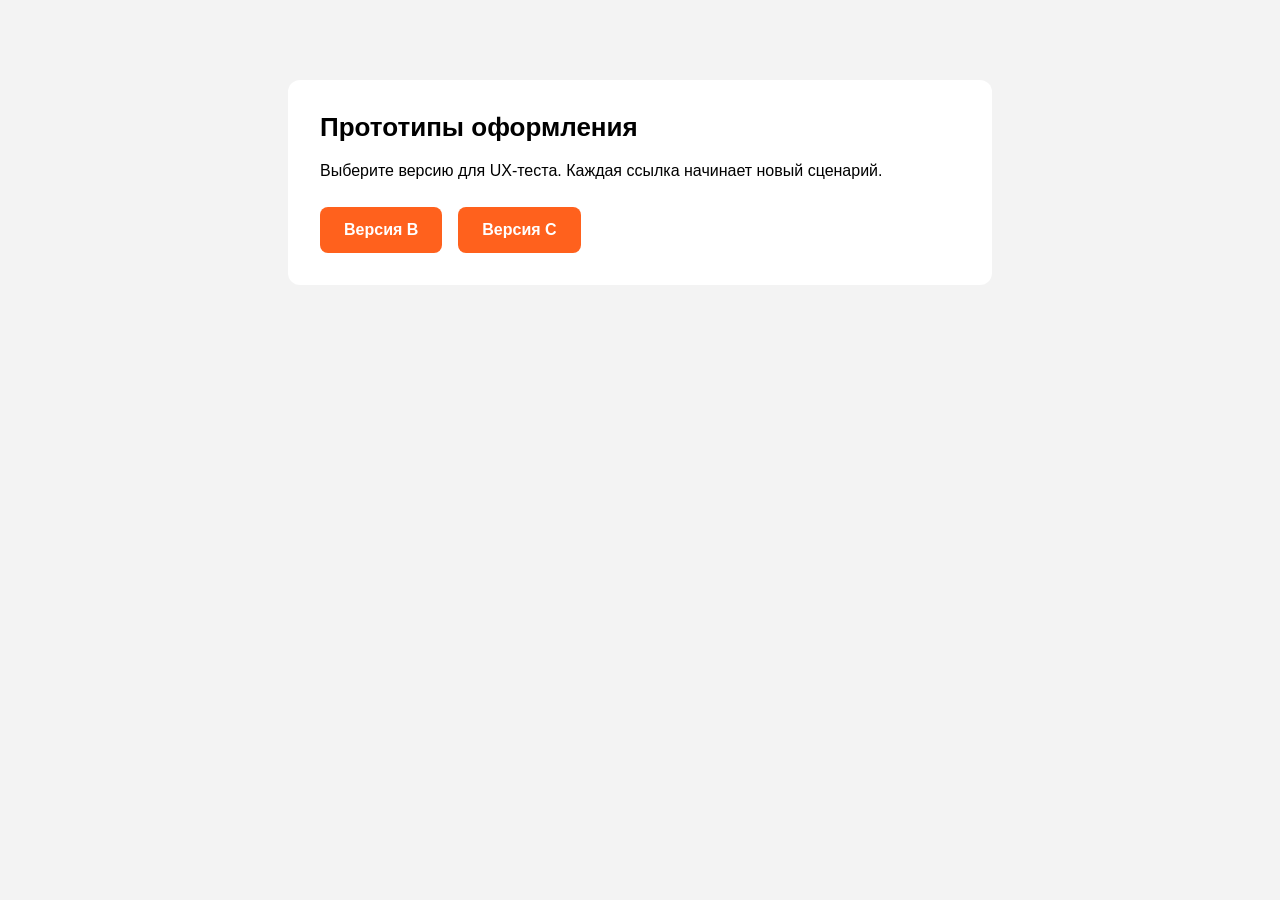
<file: index.html>
<!doctype html>
<html lang="ru">
<head>
  <meta charset="utf-8">
  <meta name="viewport" content="width=device-width, initial-scale=1">
  <meta name="robots" content="noindex, nofollow">
  <title>Прототипы оформления</title>
  <style>
    body{margin:0;background:#f3f3f3;color:#000;font-family:Arial,sans-serif}main{max-width:640px;margin:80px auto;padding:32px;background:#fff;border-radius:12px}h1{font-size:26px;margin:0 0 16px}p{line-height:1.5}nav{display:flex;gap:16px;margin-top:24px}a{padding:14px 24px;background:#ff611d;color:#fff;text-decoration:none;border-radius:8px;font-weight:bold}a:hover{background:#ed5515}
  </style>
</head>
<body><main><h1>Прототипы оформления</h1><p>Выберите версию для UX-теста. Каждая ссылка начинает новый сценарий.</p><nav><a href="./b/?reset=1">Версия B</a><a href="./c/?reset=1">Версия C</a></nav></main></body>
</html>
</file>
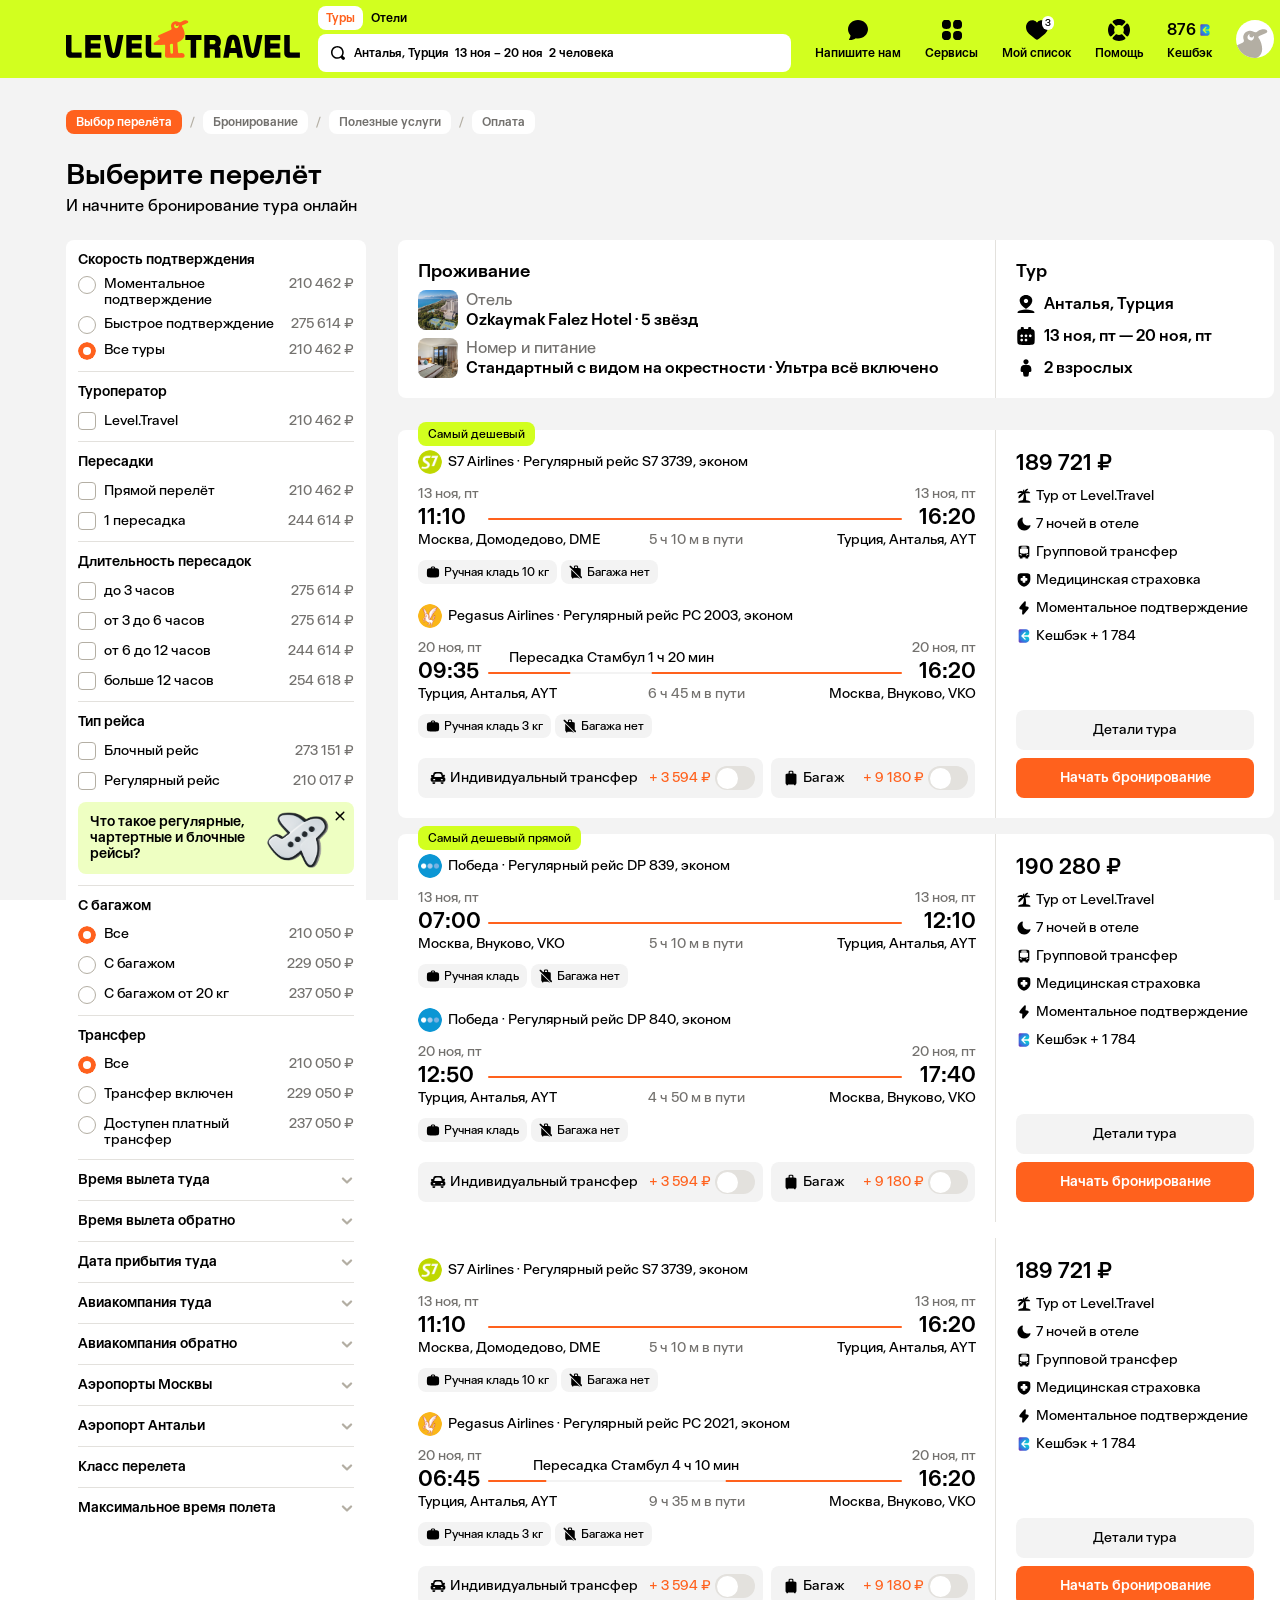
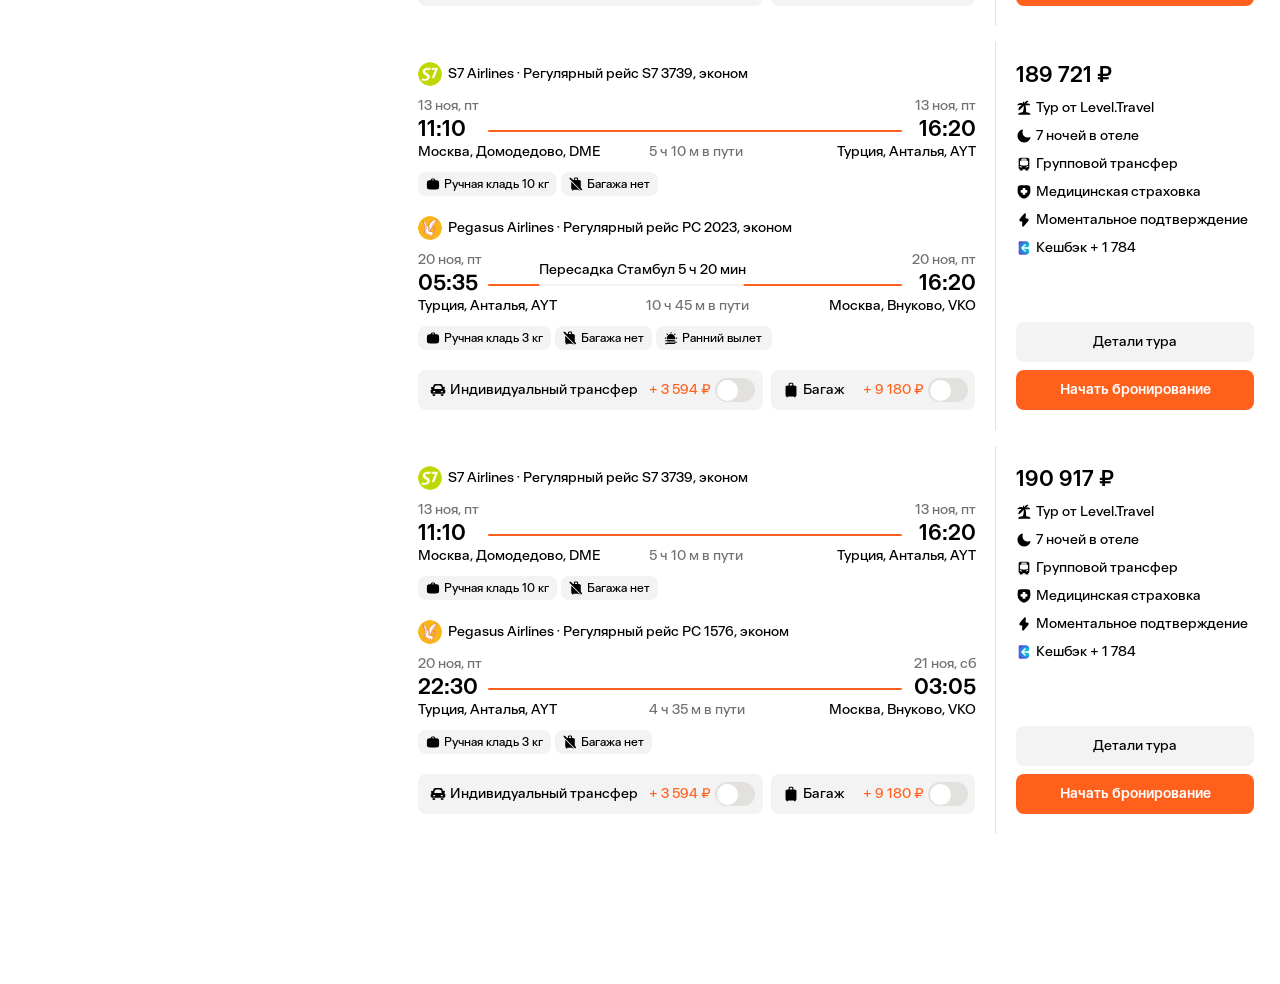
<file: b/index.html>
<!doctype html>
<html lang="ru">
<head>
  <meta charset="UTF-8">
  <meta name="viewport" content="width=1340">
  <meta name="robots" content="noindex, nofollow">
  <title>Оформление тура — Level.Travel</title>
  <link rel="preload" href="./assets/fonts/ONYOneBeta-Regular.otf" as="font" type="font/otf" crossorigin>
  <link rel="preload" href="./assets/fonts/ONYOneBeta-Medium.otf" as="font" type="font/otf" crossorigin>
  <link rel="stylesheet" href="./styles.css?v=stage-equal-padding">
  <link rel="stylesheet" href="./lodging-info.css?v=square-photos">
</head>
<body>
  <div id="app"></div>
  <script type="module" src="./app.js?v=clickable-payment-radios"></script>
</body>
</html>
</file>
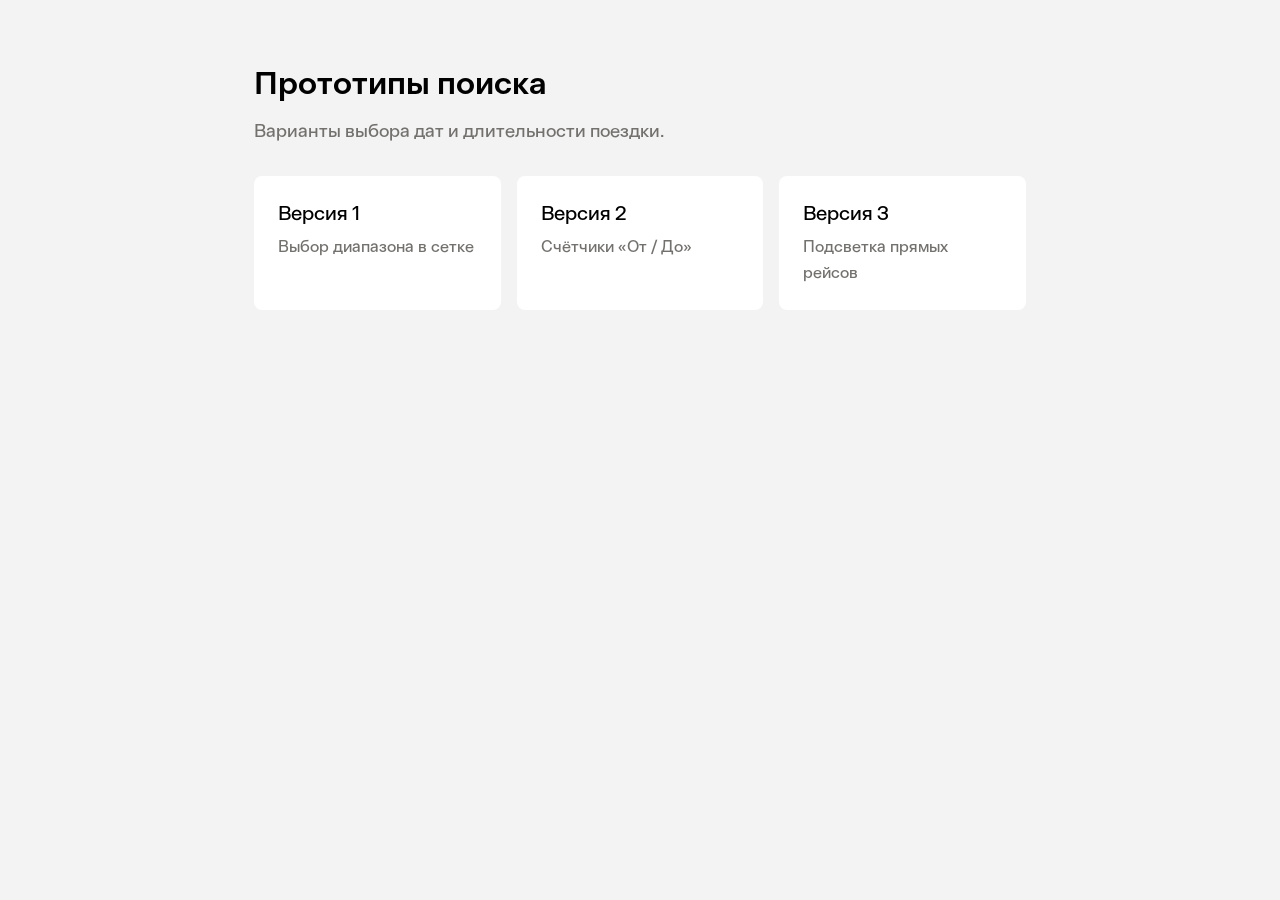
<file: calendar/index.html>
<!doctype html>
<html lang="ru"><head><meta charset="utf-8"><meta name="viewport" content="width=device-width, initial-scale=1"><title>Прототипы поиска</title><link rel="stylesheet" href="./styles.css"></head><body class="landing"><h1>Прототипы поиска</h1><p>Варианты выбора дат и длительности поездки.</p><nav class="version-links"><a href="./v1/">Версия 1<span>Выбор диапазона в сетке</span></a><a href="./v2/">Версия 2<span>Счётчики «От / До»</span></a><a href="./v3/">Версия 3<span>Подсветка прямых рейсов</span></a></nav></body></html>
</file>
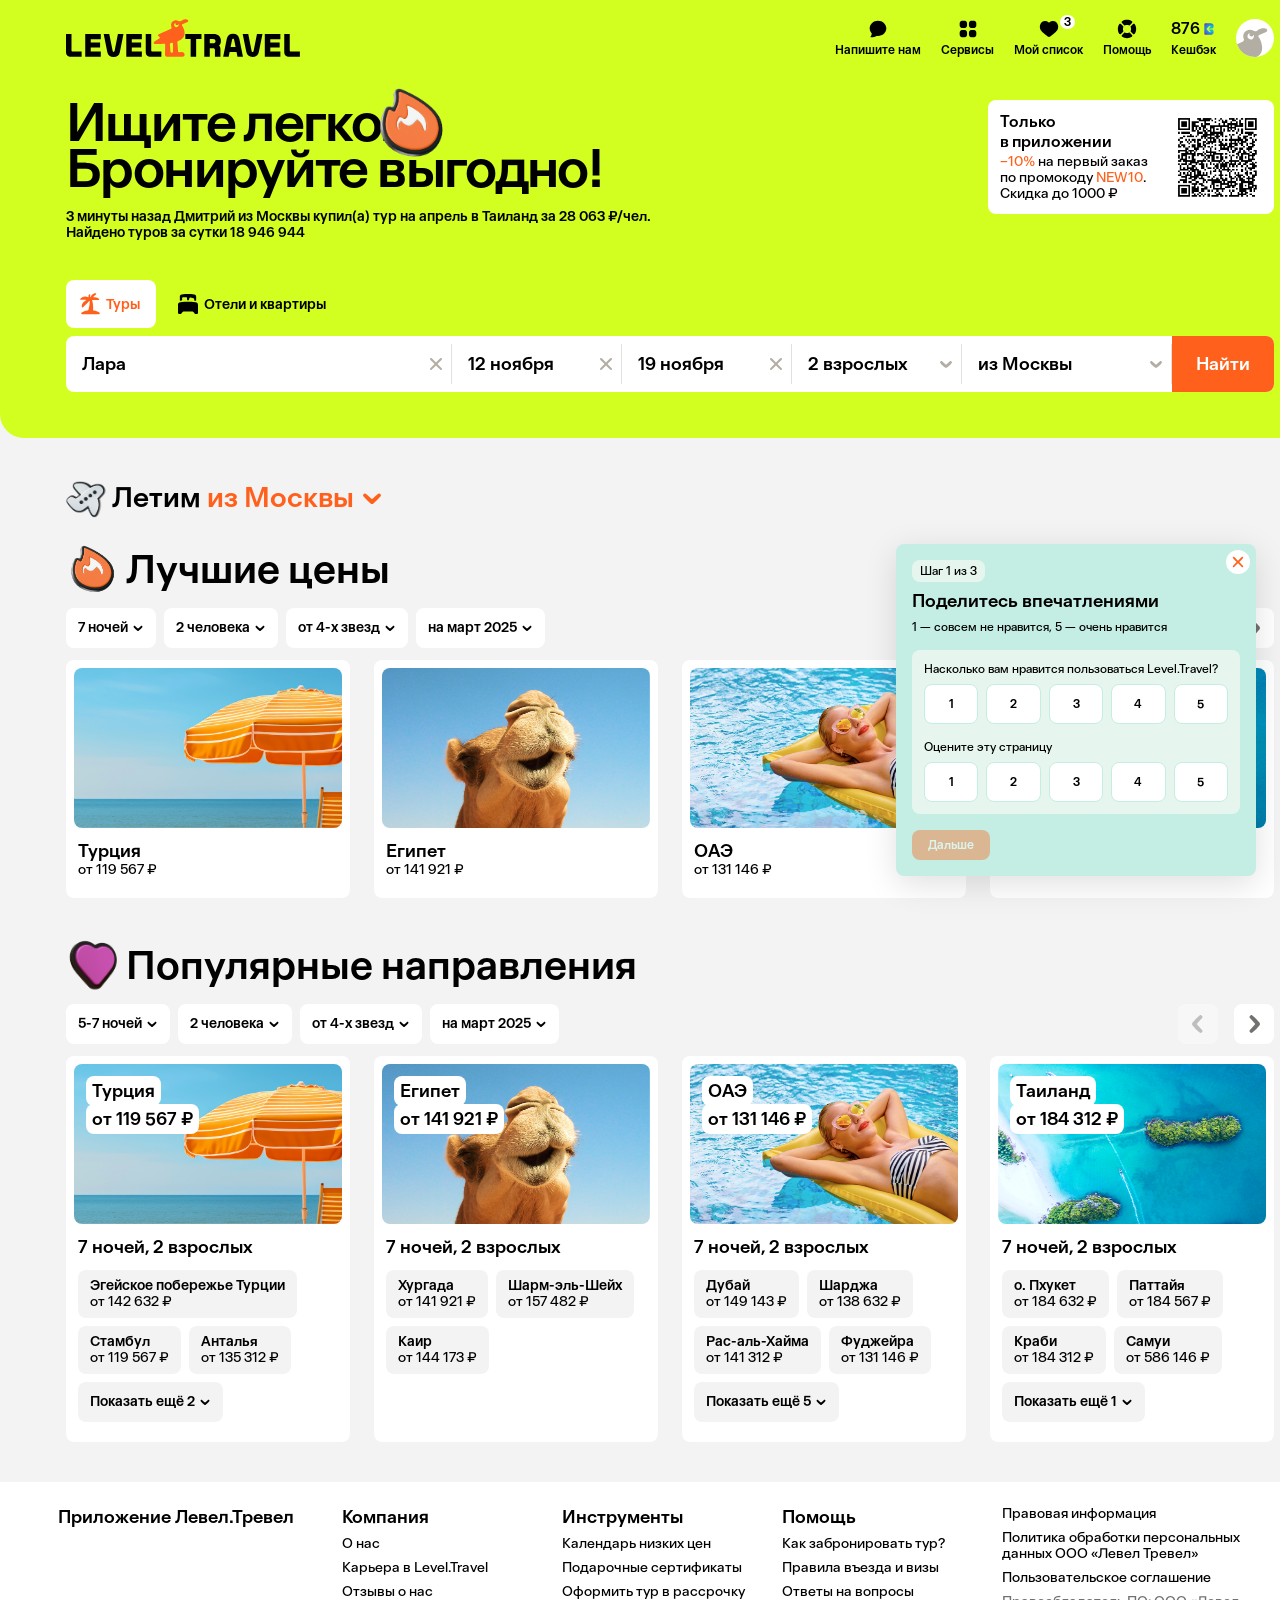
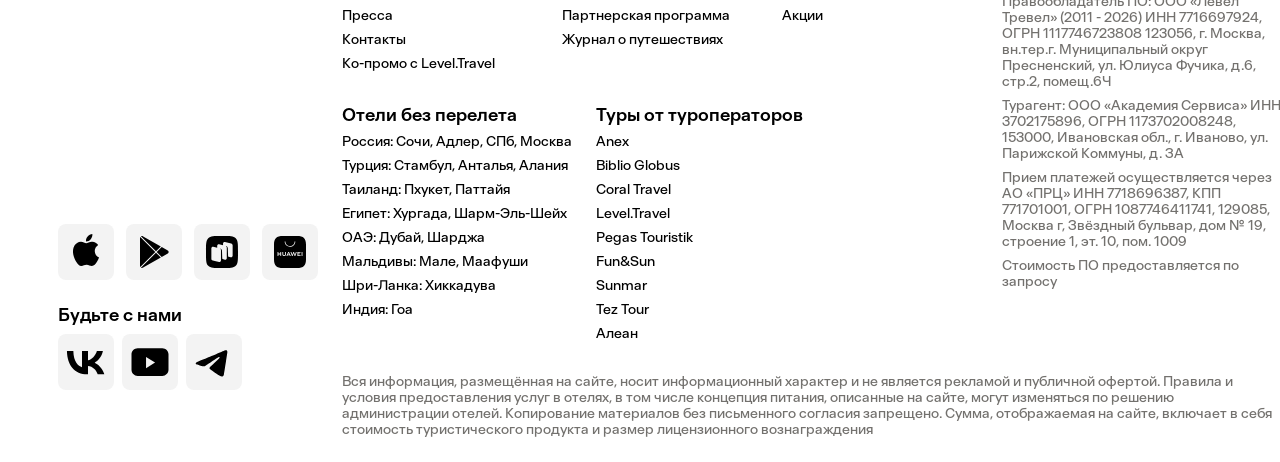
<file: survey/index.html>
<!doctype html>
<html lang="ru"><head><meta charset="utf-8"><meta name="viewport" content="width=device-width,initial-scale=1"><title>Level.Travel — опрос на главной</title><link rel="stylesheet" href="styles.css?v=comment-gap-16"></head>
<body><div class="page" id="homepage"></div><button id="reopen" hidden>Поделиться впечатлениями</button><aside id="survey" role="dialog" aria-modal="false" aria-labelledby="survey-title"></aside><script src="app.js?v=f895e51"></script></body></html>
</file>
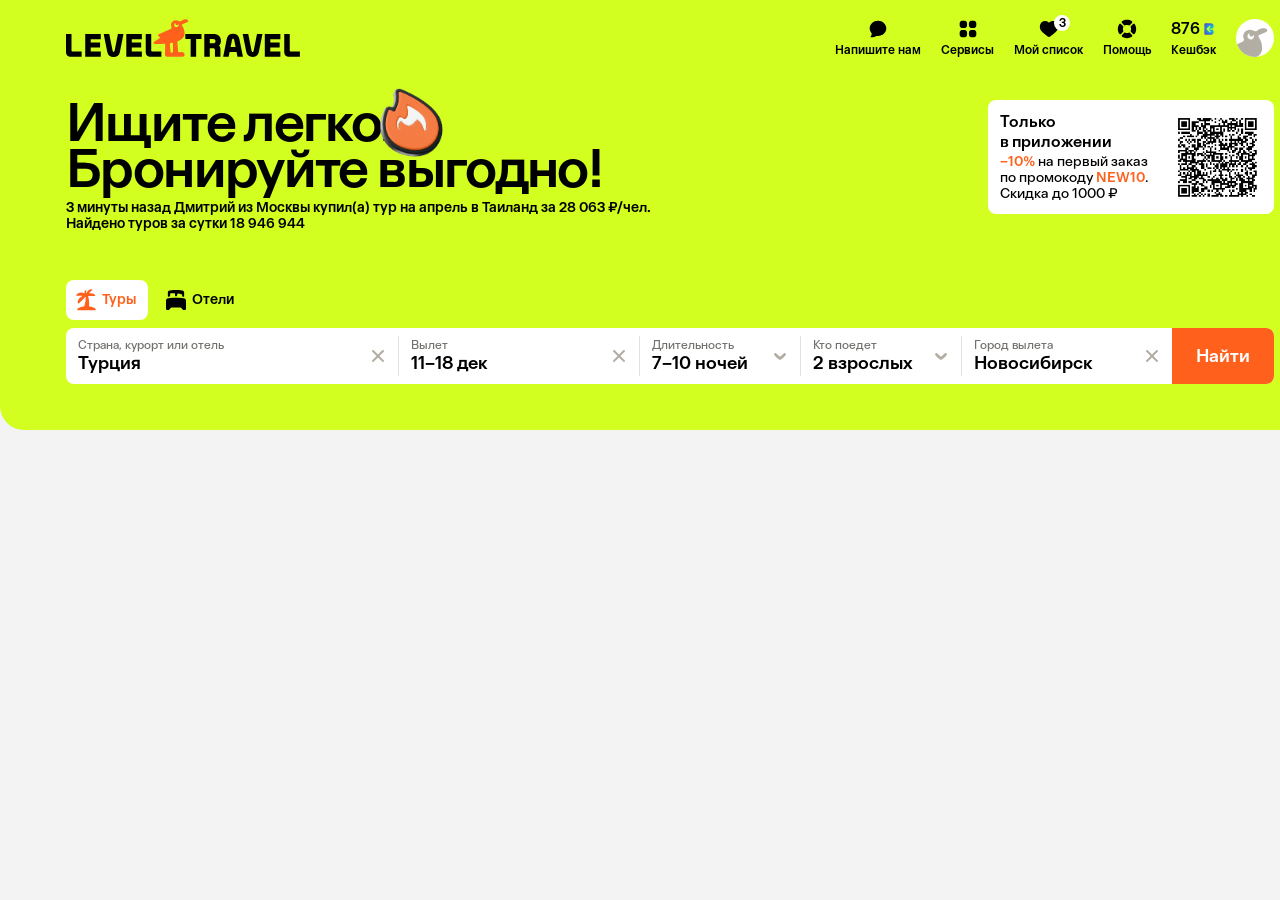
<file: calendar/v1/index.html>
<!doctype html>
<html lang="ru"><head><meta charset="utf-8"><meta name="viewport" content="width=device-width, initial-scale=1"><title>Поиск тура — версия 1</title><link rel="stylesheet" href="../styles.css"><script src="../calendar-data.js?v=20261111-price-window" defer></script><script src="../app.js?v=20261111-price-window" defer></script></head><body data-variant="1"><div id="app"></div></body></html>
</file>
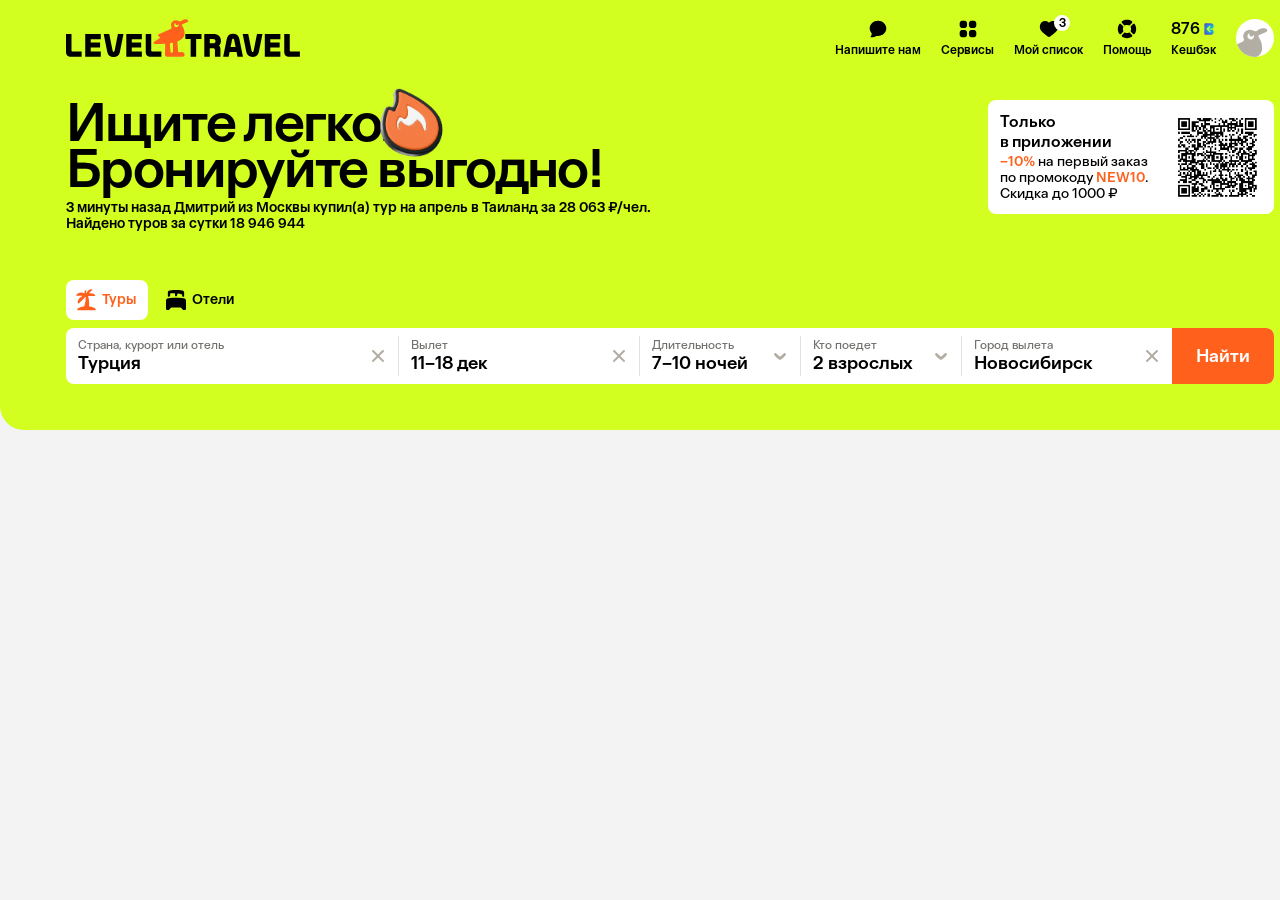
<file: calendar/v2/index.html>
<!doctype html>
<html lang="ru"><head><meta charset="utf-8"><meta name="viewport" content="width=device-width, initial-scale=1"><title>Поиск тура — версия 2</title><link rel="stylesheet" href="../styles.css?v=20261118-v2-published"><script src="../calendar-data.js?v=20261118-v2-published" defer></script><script src="../app.js?v=20261118-v2-published" defer></script></head><body data-variant="2"><div id="app"></div></body></html>
</file>
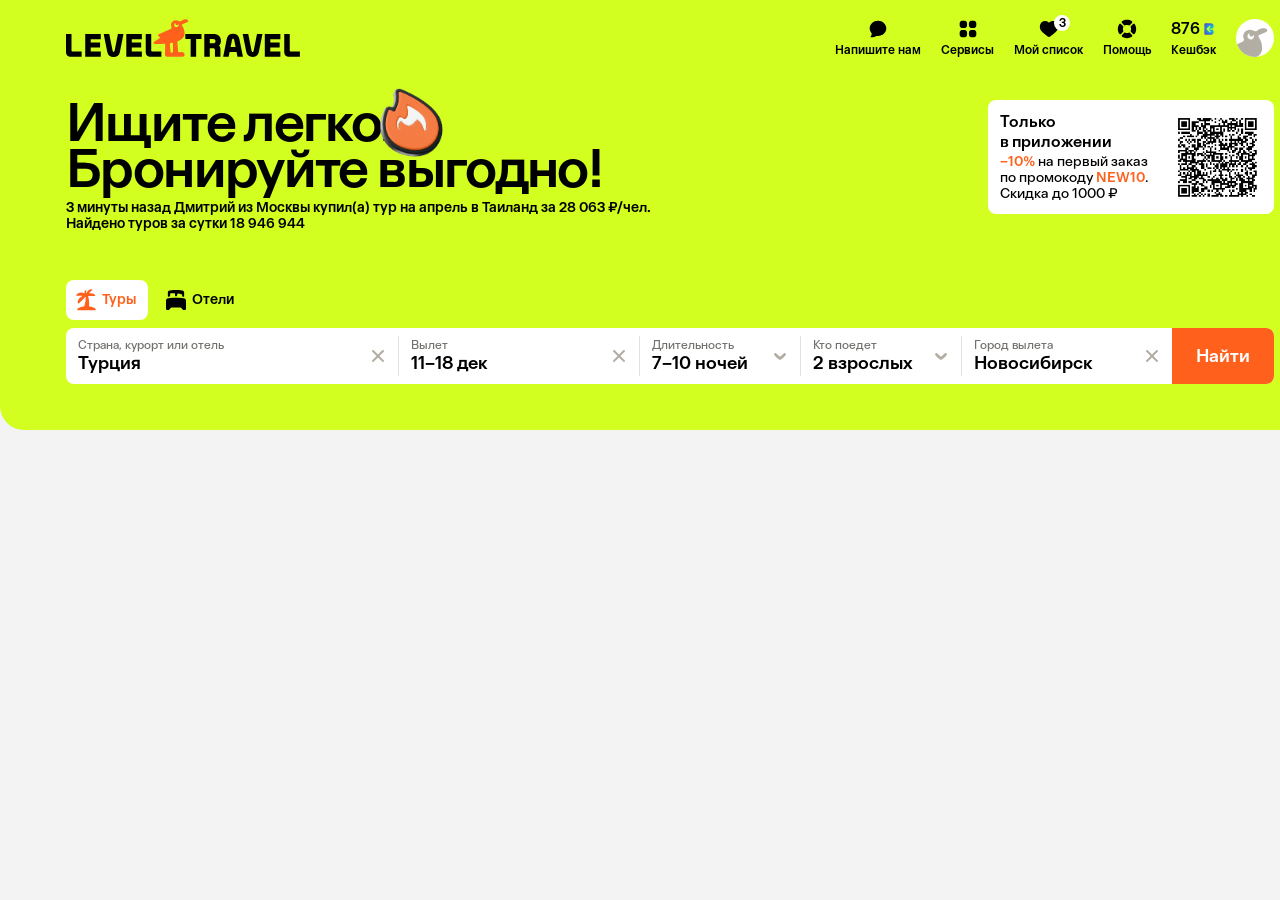
<file: calendar/v3/index.html>
<!doctype html>
<html lang="ru"><head><meta charset="utf-8"><meta name="viewport" content="width=device-width, initial-scale=1"><title>Поиск тура — версия 3</title><link rel="stylesheet" href="../styles.css?v=20261118-v3-highlight"><script src="../calendar-data.js?v=20261118-v3-highlight" defer></script><script src="../app.js?v=20261118-v3-highlight" defer></script></head><body data-variant="3"><div id="app"></div></body></html>
</file>
<file: b/styles.css>
@font-face{font-family:ONY;src:url('./assets/fonts/ONYOneBeta-Regular.otf') format('opentype');font-style:normal;font-weight:400;font-display:swap}
@font-face{font-family:ONY;src:url('./assets/fonts/ONYOneBeta-Medium.otf') format('opentype');font-style:normal;font-weight:500 900;font-display:swap}
:root{--orange:#ff611d;--lime:#d2ff1f;--background:#f3f3f3;--grey:#73716e;--pale:#b3aea3;--line:#e3e1dd;--radius:8px;color:#000;font-family:ONY,Arial,sans-serif;font-size:16px;line-height:20px;font-synthesis:none}
*{box-sizing:border-box}
body{margin:0;min-width:1340px;background:linear-gradient(to bottom,var(--lime) 78px,var(--background) 78px)}
body:has(.flight-header){background-attachment:fixed}
button,input,textarea,select{font:inherit;color:inherit}
button{cursor:pointer;border:0;background:none;padding:0;text-align:left}
button:disabled{cursor:default}
button:focus-visible,input:focus-visible,textarea:focus-visible{outline:2px solid var(--orange);outline-offset:3px}
button:active:not(:disabled){filter:brightness(.97)}
input,textarea{border:0;outline:none;min-width:0;background:transparent}
input[type=checkbox],input[type=radio]{appearance:none;display:inline-block;width:18px;height:18px;min-width:18px;border:1px solid var(--pale);background:#fff;cursor:pointer;position:relative;margin:0;vertical-align:middle;flex-shrink:0}
input[type=checkbox]{border-radius:4px}
input[type=radio]{border-radius:50%}
input[type=checkbox]:checked,input[type=radio]:checked{background:var(--orange);border-color:var(--orange)}
input[type=checkbox]:checked:after{content:'';position:absolute;left:1px;top:1px;width:14px;height:14px;background:url('./assets/service-transfer-imgCheckMark.svg') center/14px 14px no-repeat}
input[type=radio]:checked{border:0;background:transparent url('./assets/flight-filters-imgTypeOn.svg') center/18px 18px no-repeat}
h1,h2,h3,p,fieldset{margin:0;padding:0}
h1{font-size:28px;line-height:34px;font-weight:500;outline:none}
h2{font-size:22px;line-height:26px;font-weight:500}
h3{font-size:18px;line-height:22px;font-weight:500}
strong{font-weight:500}
[hidden]{display:none!important}
img{display:block;flex-shrink:0}
.muted{color:var(--grey)}
.pale{color:var(--pale)}
.fixed-page{width:1340px;margin:0 auto}
.icon{width:20px;height:20px;object-fit:contain;flex-shrink:0}
.chevron{width:16px;height:16px;object-fit:contain;flex-shrink:0}
.chevron.up{transform:rotate(180deg)}
.site-header{height:78px;width:1340px;background:var(--lime);padding:0 66px;display:flex;align-items:center;justify-content:space-between}
.logo{width:236px;height:38px;object-fit:contain}
.checkout-header-items{display:flex;gap:24px;font-size:14px;line-height:16px;font-weight:500}
.checkout-header-items>span{display:flex;align-items:center;gap:8px}
.checkout-header-items .icon{width:20px;height:20px}
.flight-header{position:sticky;top:0;z-index:40;gap:24px;padding-top:6px;padding-bottom:6px}
.header-search-group{display:flex;gap:16px;align-items:center;flex:1;min-width:0}
.header-search{flex:1;min-width:0;display:flex;flex-direction:column;gap:4px}
.header-tabs{display:flex;align-items:center;font-size:12px;line-height:14px;font-weight:500;height:24px}
.header-tabs>span{padding:5px 8px}
.header-tabs>.selected{background:#fff;color:var(--orange);border-radius:8px}
.search-static{height:38px;border-radius:8px;background:white;display:flex;align-items:center;gap:8px;padding:10px 12px;font-size:12px;line-height:14px;font-weight:500;white-space:nowrap}
.search-static .icon{width:16px;height:16px}
.header-items{display:flex;align-items:center;gap:24px;flex-shrink:0}
.header-item{position:relative;display:flex;flex-direction:column;align-items:center;gap:4px;font-size:12px;line-height:14px;font-weight:500}
.header-icon{width:24px;height:24px}
.list-count{position:absolute;left:calc(50% + 5px);top:-2px;padding:1px 3px;line-height:12px;font-size:10px;border-radius:8px;background:white;font-weight:400}
.cashback-head{display:flex;height:24px;align-items:center;gap:2px;font-size:16px;line-height:20px}
.cashback-icon{width:14px;height:14px}
.avatar{width:38px;height:38px;background:white;border-radius:50%;overflow:hidden;position:relative}
.avatar-bird{width:60px;height:60px;position:absolute;right:0;top:7px}
main{padding-top:32px;padding-bottom:150px}
.flights-page{width:1208px;margin:0 auto}
.checkout-page{width:1040px;margin:0 auto}
.steps{display:flex;align-items:center;gap:8px;height:24px;font-size:12px;line-height:14px}
.step{display:flex;gap:4px;align-items:center;justify-content:center;padding:5px 10px;background:white;color:var(--grey);font-weight:500;border-radius:8px;white-space:nowrap}
.step.active{background:var(--orange);color:#fff}
.step.done{color:#5a897d;padding-left:6px}
.done-mark{width:14px;height:14px}
.step-divider{color:var(--pale)}
.page-heading{display:flex;flex-direction:column;gap:4px;margin:24px 0}
.page-heading>p{font-size:16px;line-height:20px}
.flights-layout{display:grid;grid-template-columns:300px 876px;gap:32px;align-items:start}
.filters{background:white;padding:12px;border-radius:8px;display:flex;flex-direction:column;gap:12px;font-size:14px;line-height:16px}
.filter-group{display:flex;flex-direction:column;gap:12px;padding-bottom:12px;position:relative}
.filter-group::after{content:'';position:absolute;left:0;right:0;bottom:0;height:1px;background:var(--line)}
.filter-group:has(+.flight-banner){padding-bottom:0}
.filter-group:has(+.flight-banner)::after{display:none}
.filter-divider{height:0;position:relative}
.filter-divider::after{content:'';position:absolute;left:0;right:0;top:-1px;height:1px;background:var(--line)}
.filter-group:first-child{gap:8px}
.filter-group h3{font-size:14px;line-height:16px}
.filter-choice{display:flex;align-items:flex-start;gap:8px;cursor:pointer}
.filter-choice:has(input[type=checkbox]){align-items:center}
.filter-choice>span:first-of-type{flex:1;min-width:0}
.filter-price{color:var(--grey);white-space:nowrap}
.filter-choice input{margin:0}
.flight-banner{background:#eeffc2;border-radius:8px;position:relative;overflow:hidden}
.banner-body{display:flex;align-items:center;gap:16px;width:100%;padding:0 20px 0 12px;font-size:14px;line-height:16px;font-weight:500;min-height:72px}
.banner-body>span{flex:1;padding:12px 0}
.banner-plane{width:72px;height:72px;object-fit:cover}
.banner-close{position:absolute;right:8px;top:8px;width:12px;height:12px}
.banner-close img{width:12px;height:12px}
.collapsed-filter{display:flex;align-items:center;justify-content:space-between;gap:8px;font-size:14px;line-height:16px;font-weight:500;padding-bottom:12px;position:relative}
.collapsed-filter::after{content:'';position:absolute;left:0;right:0;bottom:0;height:1px;background:var(--line)}
.collapsed-filter:last-child{padding-bottom:0}
.collapsed-filter:last-child::after{display:none}
.small-chevron{width:14px;height:14px}
.extra-filter{display:flex;flex-direction:column;gap:12px;padding-bottom:12px;border-bottom:1px solid var(--line)}
.extra-filter:last-child{padding-bottom:0;border:0}
.filter-heading{display:flex;align-items:center;justify-content:space-between;gap:8px;font-size:14px;line-height:16px;font-weight:500;width:100%}
.extra-filter-content{display:flex;flex-direction:column;gap:12px}
.extra-filter:has(.extra-filter-content[hidden]){gap:0}
.filter-airline-logo{width:18px;height:18px;object-fit:cover;border-radius:50%;flex-shrink:0}
.range-caption{display:flex;justify-content:space-between;gap:8px}
.filter-range{height:16px;position:relative;isolation:isolate}
.filter-range::before{content:'';position:absolute;left:0;right:0;top:7px;height:2px;background:var(--line)}
.filter-range::after{content:'';position:absolute;left:var(--start);right:calc(100% - var(--end));top:7px;height:2px;background:var(--orange)}
.filter-range-input{appearance:none;position:absolute;inset:0;width:100%;height:16px;pointer-events:none;margin:0;background:transparent;z-index:1;padding:0}
.filter-range-input::-webkit-slider-thumb{appearance:none;pointer-events:auto;width:16px;height:16px;background:var(--orange);border-radius:50%;border:2px solid var(--orange);cursor:ew-resize}
.filter-range-input::-moz-range-thumb{pointer-events:auto;width:12px;height:12px;background:var(--orange);border-radius:50%;border:2px solid var(--orange);cursor:ew-resize}
.filter-range-input:focus-visible{outline:0;z-index:2}
.filter-range-input:focus-visible::-webkit-slider-thumb{outline:2px solid var(--pale);outline-offset:2px}
.flight-results{display:flex;flex-direction:column;gap:32px}
.flights-empty{display:flex;flex-direction:column;align-items:center;gap:16px;background:white;border-radius:8px;padding:20px;text-align:center}
.flights-empty>div{display:flex;flex-direction:column;gap:4px;width:100%}
.flights-empty h2{font-size:28px;line-height:34px}
.flights-empty p{font-size:16px;line-height:20px}
.accommodation-preview{display:grid;grid-template-columns:597px 279px;background:white;border-radius:8px;overflow:hidden;min-height:158px}
.accommodation-preview>div{padding:20px}
.accommodation-preview h3{margin-bottom:8px}
.lodging-details{display:flex;flex-direction:column;gap:8px;font-size:14px;line-height:16px}
.lodging-item{display:flex;gap:8px;align-items:flex-start}
.hotel-photo{width:36px;height:36px;border-radius:8px;object-fit:cover}
.lodging-item>div{display:flex;flex-direction:column;gap:2px}
.accommodation-preview .lodging-details{font-size:16px;line-height:20px}
.accommodation-preview .lodging-item>div{gap:0}
.accommodation-preview .hotel-photo{width:40px;height:40px}
.trip-preview{border-left:1px solid var(--line)}
.trip-preview>div{display:flex;align-items:center;gap:8px;margin-top:12px;font-size:16px;line-height:20px;font-weight:500}
.trip-preview .icon{width:20px;height:20px}
.flights-list{display:flex;flex-direction:column;gap:16px}
.flight-card{display:grid;grid-template-columns:597px 279px;position:relative;border-radius:8px;background:white;min-height:388px}
.flight-card-main{padding:20px;display:flex;flex-direction:column;gap:20px;min-width:0}
.flight-leg{display:flex;flex-direction:column;gap:12px}
.airline-line{display:flex;align-items:center;gap:6px;height:24px;font-size:14px;line-height:16px;white-space:nowrap}
.airline-logo{width:24px;height:24px;border-radius:50%;object-fit:cover}
.flight-path{height:62px;position:relative;display:flex;justify-content:space-between;font-size:14px;line-height:16px}
.flight-end{display:flex;flex-direction:column;align-items:flex-start;gap:2px;z-index:1}
.flight-end.arrival{align-items:flex-end;text-align:right;position:relative;right:-1px}
.flight-date{color:var(--grey);font-size:14px;line-height:16px;background:white}
.flight-time{font-size:22px;line-height:26px;background:white}
.airport{font-size:14px;line-height:16px;white-space:nowrap}
.flight-route-line{position:absolute;left:70px;width:414px;top:34px;height:0}
.route-line{position:absolute;width:414px;height:2px;left:0;top:-2px}
.connection-line{position:absolute;left:82px;top:-2px;width:82px;height:2px}
.connection-line.long{left:58px;width:180px}
.connection-line.longest{left:51px;width:205px}
.transfer-caption{position:absolute;top:-24px;left:123px;transform:translateX(-50%);text-align:center;white-space:nowrap;font-size:14px;line-height:16px;width:max-content}
.flight-route-line:has(.connection-line.long) .transfer-caption{left:147.5px}
.flight-route-line:has(.connection-line.longest) .transfer-caption{left:154.5px}
.flight-duration{position:absolute;top:46px;left:277.5px;transform:translateX(-50%);color:var(--grey);font-size:14px;line-height:16px;white-space:nowrap}
.flight-leg:nth-child(2) .flight-duration{left:278.5px}
.flight-card[data-flight="s7-pegasus-longest"] .flight-leg:nth-child(2) .flight-duration{left:279px}
.baggage-badges{display:flex;gap:4px;font-size:12px;line-height:14px;height:24px}
.baggage-badges>span{display:flex;align-items:center;gap:4px;padding:5px 8px;background:var(--background);border-radius:8px}
.baggage-badges>.early-departure{padding-right:10px}
.badge-icon{width:14px;height:14px;object-fit:contain}
.flight-badge{position:absolute;left:20px;top:-8px;padding:5px 10px;border-radius:8px;background:var(--lime);font-size:12px;line-height:14px;z-index:2}
.flight-extras{display:flex;gap:8px;margin-top:auto}
.extra-choice{display:flex;gap:4px;align-items:center;padding:8px 8px 8px 12px;border-radius:8px;background:var(--background);height:40px;font-size:14px;line-height:16px;white-space:nowrap}
.extra-icon{width:16px;height:16px}
.extra-price{color:var(--orange)}
.flight-extras>.extra-choice:first-child{flex:1;min-width:0}
.flight-extras>.extra-choice:first-child>span:first-of-type{flex:1;min-width:0}
.flight-extras>.extra-choice:last-child{width:204px}
.flight-extras>.extra-choice:last-child>span:first-of-type{width:56px;flex-shrink:0}
.switch{height:24px;width:40px;min-width:40px;border-radius:12px;background:var(--line);display:block;padding:1.5px;flex-shrink:0}
.switch>span{height:21px;width:21px;border-radius:50%;background:white;display:block;transform:translateX(0);transition:transform 120ms cubic-bezier(.23,1,.32,1)}
.switch.is-on{background:var(--orange)}
.switch.is-on>span{transform:translateX(16px)}
.flight-offer{border-left:1px solid var(--line);padding:20px;display:flex;flex-direction:column;justify-content:space-between;gap:24px}
.offer-info{display:flex;flex-direction:column;gap:12px;font-size:14px;line-height:16px}
.offer-price{font-size:22px;line-height:26px}
.offer-info>div{display:flex;gap:4px;align-items:flex-start}
.offer-icon{width:16px;height:16px}
.offer-buttons{display:flex;flex-direction:column;gap:8px}
.button{height:48px;border-radius:8px;display:flex;align-items:center;justify-content:center;text-align:center;padding:13px 16px;font-size:16px;line-height:20px;font-weight:500;white-space:nowrap}
.button.primary{background:var(--orange);color:white}
.button.primary:hover{background:#f35a17}
.button.secondary{background:var(--background);color:#000}
.button.secondary:hover{background:#ebeae7}
.button.small{height:40px;padding:12px 16px;font-size:14px;line-height:16px}
.button.secondary.small{font-weight:400}
.checkout-layout{display:grid;grid-template-columns:708px 300px;gap:32px;align-items:start}
.main-column{display:flex;flex-direction:column;gap:24px;min-width:0}
.panel{background:white;padding:20px;border-radius:8px}
.buyer-form{display:flex;flex-direction:column;gap:16px}
.buyer-form h2{margin-bottom:4px}
.form-row{display:grid;grid-template-columns:repeat(2,minmax(0,1fr));gap:16px}
.form-row.thirds{grid-template-columns:repeat(3,minmax(0,1fr))}
.field-wrap{display:flex;flex-direction:column;gap:4px;min-width:0}
.field{display:block;position:relative;background:white;border:1px solid var(--line);border-radius:8px;height:48px;min-width:0;text-align:left}
.field input{display:block;width:100%;height:46px;padding:19px 12px 3px;font-size:16px;line-height:20px;border-radius:8px}
.field input:focus-visible{outline:0}
.field:focus-within{border-color:var(--pale)}
.field-label{pointer-events:none;position:absolute;top:0;bottom:0;left:12px;right:12px;display:flex;align-items:center;font-size:16px;line-height:20px;color:var(--pale)}
.field:has(input:focus) .field-label,.field:has(input:not(:placeholder-shown)) .field-label{top:5px;bottom:auto;font-size:12px;line-height:14px;color:var(--grey);white-space:nowrap}
.field.invalid{border-color:#c12c3c}
.field.invalid .field-label{color:var(--grey)}
.field.invalid:has(input:placeholder-shown) .field-label{top:0;bottom:0;font-size:16px;line-height:20px;white-space:normal}
.field-wrap.has-error{gap:6px}
.field-error{font-size:12px;line-height:14px;color:#c12c3c}
.field-hint{font-size:12px;line-height:16px;color:var(--grey)}
.tourist-form{display:flex;flex-direction:column;gap:24px}
.tourist-heading{display:flex;flex-direction:column;gap:4px}
.passport-warning{display:flex;align-items:flex-start;gap:8px;color:var(--grey)}
.passport-warning .icon{width:20px;height:20px}
.tourist-presets{display:flex;gap:8px}
.preset{background:var(--background);border-radius:8px;padding:6px 12px;display:flex;flex-direction:column;gap:0;min-height:48px}
.preset-wrap{position:relative;display:block;flex-shrink:0}
.preset-wrap:nth-child(1){width:135px}.preset-wrap:nth-child(2){width:124px}.preset-wrap:nth-child(3){width:124px}.preset-wrap:nth-child(4){width:124px}
.preset-wrap .preset{width:100%}
.preset:disabled{opacity:.4;pointer-events:none}
.preset-tooltip{position:absolute;bottom:calc(100% + 8px);left:0;padding:8px 12px;border-radius:8px;background:#000;color:white;font-size:12px;line-height:16px;font-weight:400;white-space:nowrap;z-index:35;visibility:hidden;opacity:0;pointer-events:none}
.preset-wrap:hover .preset-tooltip,.preset-wrap:focus .preset-tooltip{visibility:visible;opacity:1}
.preset-wrap:focus-visible{outline:2px solid var(--orange);outline-offset:3px;border-radius:8px}
.preset small{font-size:12px;line-height:14px;color:var(--grey)}
.preset strong{font-size:16px;line-height:20px;white-space:nowrap}
.preset.selected{background:#ffe6dd;color:var(--orange)}
.preset.selected small{color:inherit}
.passport-fields{display:flex;flex-direction:column;gap:16px}
.passport-fields h3{font-size:16px;line-height:20px}
.country-field{height:48px;display:flex;align-items:center;justify-content:space-between;border:1px solid var(--line);border-radius:8px;padding:5px 12px}
.country-field>span{display:flex;flex-direction:column;font-size:16px;line-height:20px}
.country-field small{font-size:12px;line-height:14px;color:var(--grey)}
.country-selector{position:relative;min-width:0}
.country-field{width:100%}
.country-field.open{border-color:var(--grey)}
.country-menu{position:absolute;left:0;right:0;top:50px;height:160px;overflow-y:auto;background:white;z-index:30;border-radius:8px;box-shadow:0 4px 8px #0000000f,0 0 0 1px #6a6a6a14;scrollbar-width:none}
.country-menu::-webkit-scrollbar{display:none}
.country-option{display:block;width:100%;height:46px;padding:13px 12px;font-size:16px;line-height:20px;font-weight:400}
.country-option.selected,.country-option:focus{background:var(--orange);color:white;outline:none}
.country-menu:focus-within .country-option.selected:not(:focus){background:white;color:black}
.country-option:hover:not(:focus):not(.selected){background:var(--background)}
.gender-field{border:1px solid var(--line);border-radius:8px;display:flex;height:48px;overflow:hidden}
.gender-field.invalid{border-color:#c12c3c}
.gender-field.invalid label{color:#c12c3c}
.gender-field.invalid label+label{border-left-color:#c12c3c}
.gender-field label{width:50%;display:flex;align-items:center;justify-content:center;gap:4px;position:relative;color:var(--grey);cursor:pointer}
.gender-field label+label{border-left:1px solid var(--line)}
.gender-field input{appearance:none;opacity:0;position:absolute;inset:0;width:100%;height:100%;margin:0;border:0}
.gender-field input:focus-visible{outline:0}
.gender-field label:focus-within{outline:2px solid var(--orange);outline-offset:-3px}
.gender-field .checked{color:var(--orange);background:#ffe6dd}
.gender-icon{width:20px;height:20px}
.order-sidebar{display:flex;flex-direction:column;gap:16px;min-width:0}
.summary-card{background:white;border-radius:8px;overflow:hidden}
.summary-section{padding:20px;position:relative}
.summary-section::after{content:'';position:absolute;left:0;right:0;bottom:0;height:1px;background:var(--line)}
.summary-section h3>button{width:100%;display:flex;align-items:center;justify-content:space-between;gap:8px;font-size:18px;line-height:22px;font-weight:500}
.summary-section-content{margin-top:12px}
.summary-tour{display:flex;flex-direction:column;gap:12px}
.summary-tour>div{display:flex;gap:8px;align-items:flex-start}
.summary-tour strong{font-size:16px;line-height:20px}
.compact .hotel-photo{width:36px;height:36px}
.compact{font-size:16px;line-height:20px}
.summary-total{display:flex;align-items:center;justify-content:space-between;gap:16px;padding:20px;font-size:18px;line-height:22px}
.total-amount{font-size:22px;line-height:26px;white-space:nowrap}
.next-button{width:100%}
.price-timer{display:flex;gap:4px;align-items:center;font-size:16px;line-height:20px;color:var(--grey);white-space:nowrap}
.price-rows{display:flex;flex-direction:column;gap:12px}
.price-rows>div{display:flex;align-items:flex-start;justify-content:space-between;gap:8px}
.price-rows>div>span{flex:1;min-width:0}
.price-rows strong{white-space:nowrap}
.summary-flight{display:flex;flex-direction:column;gap:8px}
.summary-flight+.summary-flight{margin-top:24px}
.summary-airline,.summary-flight-row{display:flex;gap:8px;align-items:flex-start}
.summary-airline-logo{width:20px;height:20px;border-radius:50%;object-fit:cover}
.summary-person+.summary-person{margin-top:8px}
.summary-section-content>div+div:has(>.muted){margin-top:8px}
.service-card{position:relative;display:flex;align-items:flex-start;gap:8px;background:white;border-radius:8px;padding:20px 24px 24px 16px}
.service-icon{position:relative;width:40px;height:40px;overflow:hidden;flex-shrink:0}
.service-raster{width:40px;height:40px;object-fit:cover}
.priority-icon>img{position:absolute;width:37.484px;height:34.256px;left:1.256px;top:2.884px}
.insurance-icon>img{position:absolute;left:-1.444px;top:-1.444px;width:42.888px;height:42.888px}
.joint-base{position:absolute;left:2.326px;top:1.234px;width:35.428px;height:35.428px;transform:rotate(-2.25deg)}
.joint-tint{position:absolute;left:18.291px;top:10.993px;width:12.829px;height:12.793px;transform:rotate(-5.98deg) scaleX(-1);mix-blend-mode:color}
.heart-base{position:absolute;left:2.75px;top:3.89px;width:32.244px;height:32.21px;transform:rotate(15.75deg)}
.heart-vector{position:absolute;left:4.45px;top:6.354px;width:27.38px;height:26.505px;transform:rotate(15.75deg)}
.heart-highlight{mix-blend-mode:plus-lighter}
.service-copy{padding:4px 0;width:428px;flex-shrink:0;display:flex;flex-direction:column;gap:8px}
.service-copy>h3{font-size:18px;line-height:22px}
.service-copy>p{font-size:16px;line-height:20px}
.service-price-switch{position:absolute;right:24px;top:20px;display:flex;align-items:center;gap:8px}
.service-price-switch>strong{font-size:22px;line-height:26px;white-space:nowrap}
.service-extra{display:flex;flex-direction:column;gap:16px;padding-top:8px}
.service-card[data-service=insurance] .service-extra{gap:8px;padding-top:0}
.vehicle-options{display:flex;flex-direction:column;gap:8px}
.vehicle-list{display:flex;flex-direction:column;gap:8px}
.vehicle-choice{display:flex;align-items:center;gap:8px;cursor:pointer;font-size:16px;line-height:20px}
.vehicle-choice>span:first-of-type{white-space:nowrap}
.vehicle-choice>span:last-child{white-space:nowrap}
.more-vehicles{display:flex;align-items:center;gap:2px;color:var(--grey);font-size:16px;line-height:20px;width:fit-content}
.tiny-chevron{width:12px;height:12px}
.text-link{color:var(--orange);font-weight:400;font-size:inherit;line-height:inherit}
.text-link.inline{display:inline;text-align:inherit;text-decoration:none}
.joint-choices{display:flex;flex-direction:column;gap:16px}
.joint-first,.joint-other{display:flex;align-items:flex-start;gap:8px;cursor:pointer}
.joint-order{padding-left:26px;margin-top:-8px;display:flex;flex-direction:column}
.joint-order-input{width:326px;height:48px;padding:13px 12px;border:1px solid var(--line);border-radius:8px;background:white;font-size:16px;line-height:20px}
.joint-order-input::placeholder{color:var(--grey);opacity:1}
.joint-count-selector{position:relative;width:174px;margin-left:26px;margin-top:-8px}
.joint-count{display:flex;align-items:center;justify-content:space-between;gap:8px;width:174px;height:48px;padding:6px 12px;border:1px solid var(--line);border-radius:8px}
.joint-count>span{display:flex;flex-direction:column;white-space:nowrap;font-size:16px;line-height:20px}
.joint-count small{font-size:12px;line-height:14px;color:var(--grey)}
.joint-count.open{border-color:var(--grey)}
.joint-count-menu{position:absolute;left:0;top:50px;width:174px;background:white;z-index:30;border-radius:8px;overflow:hidden;box-shadow:0 4px 8px #0000000f,0 0 0 1px #6a6a6a14}
.joint-count-option{display:block;width:100%;height:46px;padding:13px 12px;font-size:16px;line-height:20px;font-weight:400}
.joint-count-option.selected,.joint-count-option:focus{background:var(--orange);color:white;outline:none}
.joint-count-menu:focus-within .joint-count-option.selected:not(:focus){background:white;color:black}
.joint-count-option:hover:not(:focus):not(.selected){background:var(--background)}
.wish-options{display:flex;flex-direction:column;gap:8px;margin-top:-8px}
.wish-options>label{display:flex;align-items:center;gap:8px;cursor:pointer}
.service-extra textarea{height:140px;border:1px solid var(--line);border-radius:8px;padding:12px;resize:vertical;font-size:16px;line-height:20px;background:white;width:428px}
.service-extra textarea::placeholder{color:var(--pale)}
.payment-layout{grid-template-columns:504px 504px}
.payment-panel{border-radius:8px;background:white;padding:20px 24px;display:flex;flex-direction:column;gap:16px}
.payment-panel h3{font-size:18px;line-height:22px}
.tabs{display:flex;gap:8px;align-items:center}
.tab{display:flex;gap:4px;align-items:center;justify-content:center;padding:8px 12px 8px 8px;border-radius:8px;font-size:16px;line-height:20px;font-weight:500;white-space:nowrap;height:40px;background:var(--background)}
.tab.selected{background:#ffe6dd;color:var(--orange)}
.tab-icon{width:24px;height:24px;object-fit:contain}
.points-panel p{font-size:16px;line-height:20px}
.rewards-content{display:flex;flex-direction:column;gap:16px;width:100%}
.rewards-form{display:flex;flex-direction:column;gap:6px;width:100%}
.rewards-row{display:flex;gap:8px;width:100%;align-items:flex-start}
.rewards-field{flex:1}
.rewards-field .field-label{color:var(--grey)}
.rewards-field input{padding:20px 12px 6px}
.rewards-field:has(input:focus) .field-label,.rewards-field:has(input:not(:placeholder-shown)) .field-label{top:6px}
.rewards-error{font-size:12px;line-height:14px;color:#c12c3c}
.rewards-form .button{flex-shrink:0}
.points-used{gap:4px}
.points-used .button{margin-top:12px;align-self:flex-start;height:46px}
.points-check{width:40px;height:40px;background:var(--lime);border-radius:50%;display:flex;align-items:center;justify-content:center}
.points-check>img{width:24px;height:24px}
.after-payment-panel{background:white;border-radius:8px;padding:16px;display:flex;flex-direction:column;gap:12px;overflow:hidden}
.after-payment{display:flex;align-items:center;gap:8px;width:100%}
.after-payment-icon{position:relative;overflow:hidden;flex-shrink:0;width:40px;height:32.8px}
.after-payment-image{position:absolute;width:49.388px;height:32.8px;left:-5.532px;top:0}
.after-payment strong{font-size:18px;line-height:22px;flex:1}
.after-payment-content{display:flex;flex-direction:column;gap:12px}
.after-payment-detail{display:flex;align-items:flex-start;gap:8px}
.after-detail-icon{position:relative;overflow:hidden;flex-shrink:0;width:40px;height:40px}
.after-detail-icon img{position:absolute;max-width:none}
.after-check img{width:43.588px;height:43.588px;left:-1.2px;top:-1.792px}
.after-documents img{width:41.28px;height:41.28px;left:0;top:-.64px}
.after-support img{width:42.888px;height:42.888px;left:-1.444px;top:-1.444px}
.after-detail-copy{width:428px;flex-shrink:0;padding:4px 0;display:flex;flex-direction:column;gap:8px}
.after-detail-copy h3{font-size:18px;line-height:22px}
.after-detail-copy p{font-size:16px;line-height:20px}
.payment-methods{gap:16px}
.method-list{margin-top:8px;display:flex;flex-direction:column;gap:16px}
.finance-method .method-row{height:auto;min-height:36px}
.finance-extra{margin-top:16px;display:flex;flex-direction:column;gap:16px}
.finance-extra:empty{display:none}
.finance-icon{width:20px;height:20px;object-fit:contain}
.finance-split-icon{position:relative;width:28px;height:8.727px;transform:translateY(.36px)}
.finance-split-word{position:absolute;left:29.93%;top:15.98%;width:69.75%;height:67.78%}
.finance-split-melon{position:absolute;left:.016%;top:6.25%;width:23.879%;height:87.5%}
.paylate-widget{padding:20px;border-radius:8px;background:var(--background);display:flex;flex-direction:column;gap:8px;font-size:14px;line-height:16px}
.paylate-facts>div{display:flex;align-items:baseline;gap:12px}
.paylate-facts strong{width:55px;flex-shrink:0;font-size:28px;line-height:34px}
.paylate-facts span{font-size:16px;line-height:20px}
.paylate-provider{display:flex;align-items:center;gap:8px}
.paylate-provider>span{flex:1}
.paylate-full-logo{width:58px;height:24px;flex-shrink:0}
.stage-plans,.finance-terms{display:flex;gap:8px;width:100%}
.stage-plan{flex:1;min-width:0;display:flex;flex-direction:column;gap:12px;padding:12px;border-radius:8px;background:var(--background);min-height:116px;height:auto;font-size:14px;line-height:16px}
.stage-plan strong{font-size:16px;line-height:20px;white-space:nowrap}
.stage-plan>span:last-child{margin-top:auto}
.stage-plan.selected,.finance-term.selected{background:#ffe6dd}
.stage-plan.selected strong,.finance-term.selected{color:var(--orange)}
.finance-term{flex:1;min-width:0;padding:12px;border-radius:8px;background:var(--background);font-weight:500;font-size:16px;line-height:20px;white-space:nowrap}
.quarter-payments{display:flex;gap:8px}
.quarter-payments>div{display:flex;flex-direction:column;gap:4px;border-top:2px solid var(--line);padding-top:8px}
.quarter-payments>div:first-child{padding-right:32px;border-color:var(--orange)}
.quarter-payments>div:last-child{flex:1;min-width:0}
.quarter-payments strong{font-size:18px;line-height:22px;white-space:nowrap}
.quarter-payments span{font-size:14px;line-height:16px}
.quarter-caption{display:flex;justify-content:space-between;gap:4px;white-space:nowrap}
.split-widget{height:282px;position:relative;overflow:hidden;border-radius:8px;background:var(--background);font-family:Arial,sans-serif}
.split-widget-image{position:absolute;left:-14px;top:-2px;width:413px;height:284px;max-width:none;mix-blend-mode:multiply}
.split-terms{position:absolute;left:19.5px;top:76px;width:330px;height:36px;background:#dfe0e5;border-radius:16px;padding:4px}
.split-terms .finance-terms{height:28px;gap:2px}
.split-terms .finance-term{background:transparent;padding:0;border-radius:8px;font-family:Arial,sans-serif;font-size:14px;font-weight:400;line-height:28px;text-align:center;color:#555}
.split-terms .finance-term.selected{background:var(--background);color:black}
.split-badge{position:absolute;left:218.5px;top:69.5px;width:26px;height:14px;overflow:hidden}
.split-badge img{position:absolute;left:-232.5px;top:-71.5px;width:413px;height:284px;max-width:none;mix-blend-mode:multiply}
.split-widget-question{position:absolute;left:326px;top:30px;width:20px;height:20px}
.split-dates{position:absolute;left:19.5px;top:192px;width:98px;height:36px;background:var(--background);font-size:14px;line-height:18px}
.split-future{position:absolute;left:122px;top:192px;width:250px;min-height:36px;background:var(--background);font-size:14px;line-height:18px;font-weight:600;color:#85889d}
.split-future small{font-size:12px;line-height:14px}
.vanta-widget{background:var(--background);border-radius:8px;padding:16px;display:flex;flex-direction:column;gap:20px;min-height:292.347px;font-size:14px;line-height:16px}
.vanta-top{display:flex;flex-direction:column;gap:16px}
.vanta-full-logo{width:115px;height:14.347px;margin:5px 0}
.vanta-widget .finance-terms{gap:2px;background:white;border-radius:8px;padding:2px;height:40px}
.vanta-widget .finance-term{padding:0;font-size:14px;line-height:16px;font-weight:400;text-align:center;color:var(--grey);background:white;border:1px solid transparent}
.vanta-widget .finance-term.selected{font-weight:500;color:black;border-color:var(--grey)}
.vanta-payments{display:flex;flex-direction:column;gap:8px}
.vanta-columns{display:flex;gap:8px}
.vanta-columns>div:first-child{width:90px;flex-shrink:0;border-top:6px solid #f968d3;border-radius:3px;padding-top:8px;display:flex;flex-direction:column;gap:2px}
.vanta-long{flex:1;min-width:0;display:grid;grid-template-columns:1fr 1fr;column-gap:8px;row-gap:8px;border-top:6px solid #f8caef;border-radius:3px;padding-top:8px}
.vanta-long>div{display:flex;flex-direction:column;gap:2px;min-height:98px}
.vanta-long>button{grid-column:1/-1}
.vanta-accent{color:#f968d3}
.payment-method{padding-bottom:16px;position:relative}
.payment-method::after{content:'';position:absolute;left:0;right:0;bottom:0;height:1px;background:var(--line)}
.payment-method:last-child{padding-bottom:0}
.payment-method:last-child::after{display:none}
.method-row{display:flex;gap:12px;align-items:center;height:36px}
.method-select{display:flex;align-items:center;gap:12px;flex:1;font-size:16px;line-height:20px;min-width:0}
.payment-logo{height:36px;width:36px;border-radius:8px;background:var(--background);display:flex;align-items:center;justify-content:center;position:relative;flex-shrink:0}
.pay-logo{width:20px;height:20px;object-fit:contain}
.pay-logo.wide{width:28px;height:12px}
.pay-logo.alfa-main{position:absolute;left:14.3712px;top:15.0264px;width:17.8191px;height:5.94796px}
.alfa-overlay{position:absolute;left:4.1904px;top:13.9812px;width:7.90956px;height:8.03743px}
.question-button{width:18px;height:18px;flex-shrink:0}
.question-button img{width:18px;height:18px}
.method-radio{width:18px;height:18px;border:1px solid var(--pale);border-radius:50%;flex-shrink:0;position:relative}
.method-radio.checked{background:var(--orange);border-color:var(--orange)}
.method-radio.checked:after{content:'';position:absolute;inset:4px;background:white;border-radius:50%}
.bank-card-form{margin-top:16px;background:var(--line);border-radius:8px;padding:20px;display:flex;flex-direction:column;gap:16px}
.bank-card-intro{display:flex;gap:8px;font-size:16px;line-height:20px}
.bank-card-intro>div{flex:1}
.bank-card-intro p{font-size:12px;line-height:16px;margin-top:2px}
.card-brands{width:127px;height:16px;object-fit:contain}
.bank-card-form .field{border:0}
.card-input-row{display:grid;grid-template-columns:1fr 1fr;gap:16px}
.payment-agreement{font-size:14px;line-height:16px;color:var(--grey)}
.tour-modal{padding:0;border:0;border-radius:8px;background:var(--background);width:876px;max-width:none;max-height:calc(100vh - 120px);margin:60px auto;overflow:auto;color:#000}
.tour-modal::backdrop{background:rgba(0,0,0,.4)}
.payment-info-modal{padding:0;border:0;border-radius:8px;background:white;width:700px;max-width:none;max-height:calc(100vh - 48px);margin:auto;overflow:auto;color:#000}
.payment-info-modal::backdrop{background:rgba(0,0,0,.4)}
.payment-info-modal .modal-pane{display:flex;flex-direction:column;gap:4px}
.payment-info-modal h2{font-size:22px;line-height:26px}
.payment-info-modal p{font-size:16px;line-height:20px}
.payment-info-modal .modal-close{background:var(--background)}
.success-page{padding:32px 150px 150px;min-height:800px;display:flex;flex-direction:column;align-items:flex-start;gap:24px}
.success-copy{width:708px;display:flex;flex-direction:column;align-items:flex-start;gap:4px}
.success-check{width:100px;height:100px;position:relative;overflow:hidden}
.success-check img{position:absolute;max-width:none;width:108.97px;height:108.97px;left:-3px;top:-4.48px}
.success-copy p{font-size:16px;line-height:20px}
.modal-pane{position:relative;padding:24px}
.modal-pane>.page-heading{margin:20px 0}
.modal-close{position:absolute;right:16px;top:16px;background:#e9e8e5;border-radius:8px;padding:8px;width:32px;height:32px;display:flex;align-items:center;justify-content:center}
.modal-close img{width:16px;height:16px}
.modal-layout{display:grid;grid-template-columns:504px 300px;gap:24px;align-items:start}
.modal-flight-leg{display:flex;flex-direction:column;gap:16px}
.modal-flight-leg h2{margin-bottom:4px}
.modal-route{display:flex;gap:8px}
.route-track{width:20px;height:128px;position:relative;flex-shrink:0}
.route-track>img{width:20px;height:128px}
.route-stops{display:flex;flex-direction:column;gap:12px;flex:1}
.route-stops>div{display:grid;grid-template-columns:80px 1fr;gap:2px 8px}
.route-stops>div>span{color:var(--grey)}
.route-stops>p{padding-left:0;text-align:left}
.modal-connection{display:flex;align-items:center;gap:8px;padding:16px 0;background-image:url('./assets/modal-return-imgLine.svg'),url('./assets/modal-return-imgLine.svg');background-position:top left,bottom left;background-repeat:no-repeat}
.modal-flight-features{padding-top:16px;display:flex;flex-direction:column;gap:16px;background:url('./assets/modal-outbound-imgLine.svg') top left no-repeat}
.modal-flight-features>div:nth-child(4)>div{display:flex;flex-direction:column;gap:2px}
.modal-flight-features>div:last-child>strong{padding:2px 0}
.modal-flight-features>div{display:flex;align-items:flex-start;gap:8px}
.modal-baggage{display:flex;align-items:center;gap:8px;padding-top:16px;background:url('./assets/modal-outbound-imgLine.svg') top left no-repeat}
.push-right{margin-left:auto}
.modal-transfer{display:flex;flex-direction:column;gap:16px}
.modal-transfer>div{display:flex;align-items:flex-start;gap:8px}
.private-transfer-choice{padding-top:16px;font-size:16px;line-height:20px;background:url('./assets/modal-transfer-imgLine.svg') top left no-repeat}
.private-transfer-choice>div{flex:1}
.modal-transfer>div>div{display:flex;flex-direction:column;gap:2px}
.private-transfer-choice>strong{white-space:nowrap}
.private-transfer-choice .switch{align-self:flex-start}
.modal-open{overflow:hidden}
@media(prefers-reduced-motion:reduce){*,*::before,*::after{transition:none!important;animation:none!important;scroll-behavior:auto!important}}

/* Independent reset controls in the booking form. */
.buyer-heading{display:flex;flex-direction:column;gap:4px}
.form-heading-row{display:flex;align-items:flex-start;gap:4px;width:100%}
.form-heading-row h2{flex:1;margin:0}
.clear-form{flex-shrink:0;background:var(--background);border-radius:8px;padding:5px 10px;font-size:14px;line-height:16px;font-weight:500;white-space:nowrap}

/* Keep the funnel steps and close button visible while reading flight details. */
.tour-modal-header{position:sticky;top:0;z-index:5;height:68px;margin:-24px -24px -20px;padding:24px 24px 20px;background:var(--background);box-sizing:border-box}
.tour-modal.is-scrolled .tour-modal-header{background:#fff;border-bottom:1px solid var(--line)}
.tour-modal.is-scrolled .tour-modal-header .step:not(.active){background:var(--background)}
.tour-modal-header .modal-close{background:rgba(179,174,163,.16)}

/* The visual radio is part of the full-width selectable button. */
.method-row{position:relative}
.method-row>.method-select{width:100%;align-self:stretch}
.method-select>strong{flex:1;min-width:0;padding-right:30px}
.method-row>.question-button{position:absolute;right:30px;top:50%;transform:translateY(-50%);z-index:1}
</file>
<file: b/lodging-info.css>
.lodging-item[data-lodging-info]{width:100%;text-align:left;font-size:inherit;line-height:inherit}
.lodging-item[data-lodging-info]:hover strong{color:var(--orange)}
.lodging-info-modal{border:0;border-radius:8px;padding:24px;width:700px;max-width:700px;max-height:calc(100vh - 48px);overflow:auto;margin:auto;color:#000;background:white;font:inherit;box-sizing:border-box}
.lodging-info-modal::backdrop{background:rgba(0,0,0,.4)}
.lodging-info-content{display:flex;flex-direction:column;gap:16px;width:652px}
.lodging-info-content h2{font-size:22px;line-height:26px;font-weight:500;padding-right:20px}
.lodging-info-content p{font-size:16px;line-height:20px}
.lodging-info-heading{display:flex;flex-direction:column;gap:4px}
.lodging-stars{display:flex;gap:2px}
.lodging-star{width:16px;height:16px}
.lodging-gallery{position:relative;width:652px;height:212px;overflow:hidden}
.lodging-photo-track{display:grid;grid-template-columns:repeat(3,1fr);gap:8px;width:100%}
.lodging-info-photo{width:212px;height:212px;object-fit:cover;border-radius:8px}
.lodging-gallery-arrow{position:absolute;top:50%;transform:translateY(-50%);width:30px;height:68px;display:flex;align-items:center;justify-content:center}
.lodging-gallery-arrow.previous{left:0}.lodging-gallery-arrow.next{right:0}
.lodging-gallery-chevron{width:14px;height:52px}
.lodging-gallery-arrow.previous img{transform:scaleX(-1)}
.lodging-rating{display:flex;gap:8px;align-items:center;font-size:14px;line-height:16px}
.lodging-rating strong{background:var(--lime);padding:6px 12px;border-radius:8px;font-weight:500}
.lodging-hotel-badges{display:flex;flex-wrap:wrap;gap:8px;font-size:14px;line-height:16px}
.lodging-hotel-badges>span{display:flex;gap:4px;align-items:center;background:var(--background);border-radius:8px;padding:6px 12px 6px 8px;white-space:nowrap}
.lodging-hotel-badges>span.reviews-year{padding-left:12px;padding-right:10px}
.lodging-hotel-badges>span.hotel-territory{padding-left:12px}
.lodging-small-icon{width:16px;height:16px}
.lodging-amenity-section{display:flex;flex-direction:column;gap:8px}
.lodging-amenity-section h3{font-size:16px;line-height:20px;font-weight:500}
.lodging-amenity-columns{display:grid;grid-template-columns:1fr 1fr;gap:8px}
.lodging-amenity-columns>div{display:flex;flex-direction:column;gap:8px;min-width:0}
.lodging-amenity{display:flex;gap:8px;align-items:center;font-size:16px;line-height:20px;min-width:0}
.lodging-amenity span{white-space:nowrap;overflow:hidden;text-overflow:ellipsis}
.lodging-amenity-icon{width:24px;height:24px}
.lodging-info-close{position:absolute;right:16px;top:16px;width:32px;height:32px;padding:8px;background:var(--background);border-radius:8px;display:flex;align-items:center;justify-content:center}
.lodging-close-icon{width:16px;height:16px}
</file>
<file: calendar/styles.css>
@font-face{font-family:ONY;src:url('./assets/fonts/ONYOneBeta-Regular.otf') format('opentype');font-style:normal;font-weight:400;font-display:swap}
@font-face{font-family:ONY;src:url('./assets/fonts/ONYOneBeta-Medium.otf') format('opentype');font-style:normal;font-weight:500 900;font-display:swap}
:root{--orange:#ff611d;--lime:#d2ff1f;--background:#f3f3f3;--gray:#73716e;--muted:#b3aea3;--line:#e3e1dd;--pale-orange:#ffe6dd;--green:#34a84c;font-family:ONY,Arial,sans-serif;font-size:16px;color:#000;font-synthesis:none}
*{box-sizing:border-box}body{margin:0;min-width:1340px;background:var(--background)}button,input,select{font:inherit;color:inherit}button{border:0;padding:0;background:none;cursor:pointer;text-align:left}button:disabled{cursor:default;opacity:.4}button:focus-visible,input:focus-visible,select:focus-visible{outline:2px solid var(--orange);outline-offset:2px}button:active:not(:disabled){filter:brightness(.97)}p,h1{margin:0}img{display:block;flex-shrink:0}[hidden]{display:none!important}.sr-only{position:absolute;width:1px;height:1px;overflow:hidden;clip:rect(0,0,0,0);white-space:nowrap}.fixed-page{width:1340px;margin:0 auto;position:relative}.hero{height:430px;background:var(--lime);border-radius:0 0 24px 24px}.site-header{height:76px;padding:19px 66px;display:flex;justify-content:space-between;align-items:center}.brand{position:relative;width:236.178px;height:38px}.brand img{width:236.178px;height:38.354px}.header-items{display:flex;gap:20px;align-items:center;height:38px}.header-item{position:relative;display:flex;flex-direction:column;align-items:center;gap:4px;font-size:12px;line-height:14px;font-weight:500}.header-item>img{width:20px;height:20px}.list-count{position:absolute;top:-4px;left:40px;display:grid;place-items:center;background:#fff;border-radius:8px;width:16px;height:16px}.cashback-value{height:20px;display:flex;align-items:center;gap:2px;font-size:16px;line-height:20px}.cashback-value img{width:14px;height:14px}.avatar{position:relative;overflow:hidden;width:38px;height:38px;border-radius:20px;background:#fff}.avatar img{position:absolute;width:60px;height:60px;right:0;top:7px}.hero-content{width:1208px;margin:24px auto 0;display:flex;flex-direction:column;gap:48px}.hero-top{height:132px;display:flex;justify-content:space-between;align-items:flex-start}.slogan{position:relative;display:flex;flex-direction:column;gap:16px}.slogan h1{font-size:54px;line-height:.86;font-weight:500;letter-spacing:-1.62px;font-variant-numeric:lining-nums proportional-nums;text-box-trim:trim-both;text-box-edge:cap alphabetic;height:84px}.informer{font-size:14px;line-height:16px;font-weight:500}.hot-icon{position:absolute;left:299px;top:-24px;width:94px;height:94px;overflow:hidden;pointer-events:none}.hot-icon img{position:absolute;width:127.906px;height:122.2px;left:-16.958px;top:-14.927px}.app-banner{width:286px;height:114px;border-radius:8px;background:#fff;display:flex;align-items:center;gap:16px;padding:7px 7px 7px 12px}.app-banner-copy{width:151px;display:flex;flex-direction:column;gap:2px;flex-shrink:0}.app-banner-copy strong{font-size:16px;line-height:20px;font-weight:500}.app-banner-copy p{font-size:14px;line-height:16px}.app-banner-copy em{font-style:normal;font-weight:500;color:var(--orange)}.app-banner>img{width:100px;height:100px;object-fit:cover;mix-blend-mode:multiply}.form{display:flex;flex-direction:column;gap:8px}.tabs{display:flex;gap:8px;height:40px;align-items:flex-start}.tab{height:40px;padding:8px 12px 8px 8px;border-radius:8px;display:flex;align-items:center;gap:4px;font-size:14px;line-height:16px;font-weight:500}.tab img{width:24px;height:24px}.tab.active{background:#fff;color:var(--orange)}.search-bar{display:flex;width:1208px;height:56px;border-radius:8px;background:#fff;position:relative}.search-field{height:56px;padding:10px 12px;display:flex;align-items:center;gap:8px;position:relative;flex-shrink:0;overflow:hidden}.search-field.destination{width:332px;border-radius:8px 0 0 8px}.search-field.departure{width:240px}.search-field.duration,.search-field.tourists{width:160px}.search-field.origin{width:210px}.field-separator{width:1px;margin:8px 0;background:var(--line);flex-shrink:0}.field-copy{min-width:0;flex:1;display:flex;flex-direction:column}.field-label{font-size:12px;line-height:14px;color:var(--gray)}.field-value{font-size:18px;line-height:22px;font-weight:500;white-space:nowrap;overflow:hidden;text-overflow:ellipsis}.field-icon{width:16px;height:16px;flex-shrink:0}.search-field.is-open{outline:2px solid var(--orange);outline-offset:-2px;z-index:1}.clear-departure{position:absolute;right:8px;top:16px;display:grid;place-items:center;width:24px;height:24px;border-radius:4px}.clear-departure img{width:16px;height:16px}.departure .field-copy{padding-right:24px}.departure .open-field{position:absolute;inset:0;width:100%;height:100%}.departure .field-copy{pointer-events:none;position:relative}.find-button{width:102px;height:56px;background:var(--orange);color:#fff;border-radius:0 8px 8px 0;display:grid;place-items:center;font-size:18px;line-height:22px;font-weight:500;flex-shrink:0}.popover-layer{position:absolute;inset:0;pointer-events:none;z-index:10}.popover{position:absolute;top:388px;pointer-events:auto;background:#fff;border-radius:8px;box-shadow:0 4px 8px #0000000f,0 0 0 1px #6a6a6a14;overflow:hidden}.departure-popover{left:399px;width:768px}.calendar-layout{display:flex;align-items:flex-start;gap:24px;padding:12px}.calendar-month{width:360px;display:flex;flex-direction:column;gap:4px}.month-heading{height:44px;padding-bottom:8px;display:flex;justify-content:space-between;align-items:center}.month-nav,.nav-spacer{height:36px;width:36px;display:grid;place-items:center;border-radius:8px;flex-shrink:0}.month-nav{background:var(--background)}.left-arrow{width:20px;height:20px;display:grid;place-items:center}.left-arrow img{width:8.75px;height:14.9185px}.right-arrow{width:20px;height:20px}.month-title{display:flex;align-items:center;gap:4px;position:relative;font-size:16px;line-height:20px;font-weight:500}.month-title img{width:12px;height:12px}.month-select{position:absolute;inset:-6px -8px;opacity:0;width:calc(100% + 16px);cursor:pointer}.weekdays{display:grid;grid-template-columns:repeat(7,48px);gap:4px;height:30px}.weekdays span{display:grid;place-items:center;color:var(--gray);font-size:12px;line-height:14px}.date-grid{display:grid;grid-template-columns:repeat(7,48px);grid-auto-rows:48px;gap:4px}.date-cell{height:48px;width:48px;border-radius:8px;text-align:center;padding:8px 3px;display:flex;flex-direction:column;align-items:center;justify-content:flex-start;background:#fff}.day-number{font-size:16px;line-height:20px;width:100%;font-weight:400}.day-price{height:12px;font-size:10px;line-height:12px;color:var(--gray);white-space:nowrap}.day-price.low{color:var(--green)}.range-inside{background:var(--pale-orange)}.range-edge{background:var(--orange);color:#fff}.range-edge .day-number,.night-cell.range-edge{font-weight:500}.range-edge .day-price{color:#fff}.date-cell:not(.range-edge):hover,.night-cell:not(.range-edge):hover{background:var(--background)}.date-cell.range-inside:hover,.night-cell.range-inside:hover{background:var(--pale-orange)}.date-cell.blank{visibility:hidden}.calendar-footer{border-top:1px solid var(--line);height:68px;padding:11px 12px 12px;display:flex;align-items:center;justify-content:space-between}.flex-tabs{display:flex;gap:2px;background:var(--background);padding:2px;border-radius:10px;height:44px}.flex-tab{padding:12px;font-size:14px;line-height:16px;border-radius:8px;white-space:nowrap}.flex-tab[aria-pressed=true]{background:#fff;color:var(--orange);font-weight:500}.direct-controls{display:flex;align-items:center;gap:8px;font-size:14px;line-height:16px}.direct-label{display:flex;align-items:center;gap:4px}.direct-label img{height:16px;width:16px}.switch{width:40px;height:24px;border-radius:12px;background:var(--line);position:relative;flex-shrink:0}.switch:before{content:'';position:absolute;left:1.5px;top:1.5px;width:21px;height:21px;border-radius:50%;background:#fff}.switch[aria-checked=true]{background:var(--orange)}.switch[aria-checked=true]:before{left:17.5px}.nights-popover{left:640px}.nights-grid{padding:12px;display:grid;grid-template-columns:repeat(6,48px);gap:4px;width:332px}.night-cell{width:48px;height:48px;border-radius:8px;display:grid;place-items:center;font-size:16px;line-height:20px}.night-counter{width:208px}.counter-row{height:72px;padding:18px 12px;display:flex;align-items:center;gap:8px;position:relative}.counter-row:first-child:after{content:'';position:absolute;left:12px;right:12px;height:1px;bottom:0;background:var(--background)}.counter-label{width:60px;font-size:18px;line-height:22px;font-weight:500;flex-shrink:0}.counter-controls{display:flex;gap:12px;align-items:center}.counter-button{background:var(--orange);border-radius:8px;height:36px;width:36px;padding:9px}.counter-button img{width:18px;height:18px}.counter-number{border:0;background:none;padding:0;text-align:center;font-size:18px;line-height:22px;font-weight:500;width:20px;height:24px;outline:none;border-radius:2px}.counter-number:focus{outline:1px solid var(--orange);outline-offset:2px}.toast{position:fixed;bottom:32px;left:50%;transform:translateX(-50%);z-index:30;padding:14px 20px;background:#fff;box-shadow:0 4px 20px #0002;border-radius:8px;font-size:16px;line-height:20px;max-width:700px}.info-tooltip{position:absolute;bottom:64px;right:12px;max-width:320px;padding:12px;background:#fff;box-shadow:0 4px 16px #0002;border-radius:8px;font-size:14px;line-height:18px;z-index:20}.landing{min-width:0;padding:64px;max-width:900px;margin:auto;background:var(--background)}.landing h1{font-size:32px;line-height:38px;font-weight:500;margin-bottom:16px}.landing p{font-size:18px;line-height:26px;margin-bottom:32px;color:var(--gray)}.version-links{display:flex;gap:16px}.version-links a{background:#fff;padding:24px;border-radius:8px;text-decoration:none;color:#000;flex:1;font-size:20px;line-height:26px}.version-links a span{display:block;font-size:16px;color:var(--gray);margin-top:8px}

.field-value.is-placeholder{color:var(--muted)}

.empty-departure-icon{position:absolute;right:12px;top:20px;width:16px;height:16px;pointer-events:none}.empty-departure-icon img{width:16px;height:16px}

.date-cell:disabled:hover{background:#fff}


.direct-info img{width:16px;height:16px}

.calendar-footer.calendar-toolbar{border-top:0;border-bottom:1px solid var(--line)}

.direct-controls label{cursor:pointer}

body[data-variant="3"] .date-cell.has-direct-flight:not(.range-edge):not(.range-inside){background:#e6f6ef}
</file>
<file: survey/styles.css>
@font-face{font-family:ONY;src:url('assets/fonts/ONYOneBeta-Regular.otf');font-weight:400;font-display:swap}@font-face{font-family:ONY;src:url('assets/fonts/ONYOneBeta-Medium.otf');font-weight:500;font-display:swap}
:root{--orange:#ff611d;--mint:#c4eee3;--light:#e6f6ef;--gray:#f3f3f3}*{box-sizing:border-box}body{margin:0;background:var(--gray);font-family:ONY,Arial,sans-serif;color:#000}button,input,textarea{font:inherit}button{cursor:pointer}button:disabled{cursor:default}button:focus-visible,a:focus-visible{outline:2px solid var(--orange);outline-offset:3px}p,h1,h2,h3{margin:0}.page{width:1340px;margin:auto}.hero{background:#d2ff1f;border-radius:0 0 24px 24px;height:438px}.topnav{height:76px;padding:19px 66px;display:flex;justify-content:space-between;align-items:center}.logo{width:236.178px;height:38px}.navitems{display:flex;align-items:center;gap:20px}.navitem{display:flex;align-items:center;flex-direction:column;gap:4px;font-size:12px;line-height:14px;font-weight:500;position:relative}.navitem>img{width:20px;height:20px}.counter{position:absolute;top:-4px;right:8px;background:#fff;border-radius:8px;padding:0 4px}.cash{display:flex;height:20px;align-items:center;font-size:16px;gap:2px}.cash img{width:14px;height:14px}.avatar{width:38px;height:38px;position:relative;border-radius:50%;background:#fff;overflow:hidden}.avatar img{position:absolute;right:0;top:7px;width:60px;height:60px}.hero-content{width:1208px;margin:24px auto 0}.hero-head{display:flex;justify-content:space-between;align-items:flex-start;height:132px}.slogan{position:relative}.slogan h1{font-size:54px;font-weight:500;line-height:.86;letter-spacing:-1.62px;min-height:84px}.slogan .flame{position:absolute;width:94px;height:94px;left:299px;top:-24px;overflow:hidden}.flame img{position:absolute;width:136.07%;height:130%;left:-18.04%;top:-15.88%}.informer{font-size:14px;line-height:16px;font-weight:500;margin-top:16px}.app-banner{width:286px;height:114px;border-radius:8px;background:#fff;padding:7px 7px 7px 12px;display:flex;gap:16px}.app-banner>div{width:151px;font-size:14px;line-height:16px;padding-top:5px}.app-banner strong{display:block;font-size:16px;line-height:20px;font-weight:500;margin-bottom:2px}.app-banner em{font-style:normal;color:var(--orange)}.app-banner img{width:100px;height:100px;mix-blend-mode:multiply}.search-wrap{margin-top:48px}.tabs{display:flex;gap:8px;margin-bottom:8px;height:48px;font-weight:500;font-size:14px}.tab{display:flex;align-items:center;gap:4px;padding:12px 16px 12px 12px;border-radius:8px}.tab.active{color:var(--orange);background:#fff}.tab img{width:24px;height:24px}.search{display:flex;height:56px;background:#fff;border-radius:8px;overflow:hidden;font-size:18px;font-weight:500}.search-field{display:flex;align-items:center;justify-content:space-between;padding:16px 8px 16px 16px;position:relative;width:170px}.search-field:after{content:'';position:absolute;right:0;top:8px;bottom:8px;width:1px;background:#e3e1dd}.search-field:first-child{flex:1}.search-field.departure{width:210px}.search-field img{width:16px;height:16px}.search button{border:0;background:var(--orange);color:#fff;padding:8px 24px;font-size:18px;font-weight:500}.section{width:1208px;margin:40px auto 0}.departure-title{display:flex;align-items:center;gap:6px;font-size:28px;line-height:34px;font-weight:500;height:40px;margin-bottom:24px}.departure-title>img:first-child{width:46px;height:46px;margin-left:-3px;margin-right:-3px}.departure-title span{color:var(--orange)}.departure-title .chevron{width:24px;height:24px}.section-heading{height:54px;display:flex;align-items:center;gap:6px;margin-bottom:12px}.section-heading h2{font-weight:500;font-size:40px;line-height:46px}.section-icon{width:54px;height:54px;position:relative;overflow:hidden}.section-icon .flame{width:64px;height:64px;position:absolute;left:-5px;top:-5px;overflow:hidden}.section-icon>img{width:61px;height:61px;position:absolute;left:-4px;top:-4px}.filters{display:flex;align-items:center;gap:8px;height:40px;margin-bottom:12px}.filter{border:0;background:#fff;border-radius:8px;display:flex;gap:4px;align-items:center;padding:8px 12px;height:40px;font-size:14px;line-height:16px;font-weight:500}.filter img{width:12px;height:12px}.arrows{margin-left:auto;display:flex;gap:16px}.arrow{width:40px;height:40px;background:#fff;border:0;border-radius:8px;display:grid;place-items:center}.arrow img{width:24px;height:24px}.arrow:first-child{opacity:.4}.arrow:first-child img{transform:rotate(180deg)}.cards{display:flex;gap:24px}.card{background:#fff;width:284px;border-radius:8px;padding:8px;position:relative}.card-photo{height:160px;width:268px;border-radius:8px;overflow:hidden;position:relative}.card-photo>img{width:268px;height:160px;object-fit:cover;object-position:bottom}.card:nth-child(4) .card-photo>img{transform:scaleX(-1)}.card-details{padding:12px 4px}.card-details h3{font-size:18px;line-height:22px;font-weight:500}.card-details p{font-size:14px;line-height:16px}.best .card{height:238px}.popular .card{min-height:382px}.photo-label{position:absolute;left:12px;top:12px;display:flex;flex-direction:column;align-items:flex-start;font-size:18px;line-height:22px;font-weight:500}.photo-label span{background:#fff;padding:4px 6px;border-radius:8px}.photo-label span+span{margin-top:-2px}.resorts{display:flex;flex-wrap:wrap;gap:8px;margin-top:12px}.resort{padding:8px 12px;background:#f3f3f3;border-radius:8px;font-size:14px;line-height:16px}.resort strong{font-weight:500}.more{display:flex;gap:4px;align-items:center;padding:12px;font-weight:500}.more img{width:12px;height:12px}.footer{background:#fff;display:flex;gap:24px;padding:24px 58px;margin-top:40px;font-size:14px;line-height:16px}.footer h3{font-weight:500;font-size:18px;line-height:22px;margin-bottom:8px}.footer-left{width:260px;flex-shrink:0}.footer-qr{width:260px;height:260px;margin:8px 0 16px;border-radius:8px;background:#f3f3f3;mix-blend-mode:multiply}.store-icons{display:flex;gap:12px;margin-bottom:24px}.store-icons img,.social-icons img{width:56px;height:56px}.social-icons{display:flex;gap:8px}.footer-right{flex:1}.footer-cols{display:flex;gap:24px}.footer-col p{margin-bottom:8px}.footer-info{flex:1}.footer-links{display:flex;gap:24px}.footer-links .footer-col{flex:1}.footer-tours{display:flex;gap:24px;margin-top:24px}.footer-legal{width:280px}.footer-legal p{margin-bottom:8px}.muted{color:#73716e}.footer-disclaimer{margin-top:24px;color:#73716e}
#survey{position:fixed;right:24px;bottom:24px;width:360px;max-height:calc(100vh - 48px);overflow:auto;background:var(--mint);border-radius:8px;padding:16px;display:flex;flex-direction:column;gap:16px;z-index:20;box-shadow:0 8px 32px #00000020;font-size:12px;line-height:14px;scrollbar-width:thin;scrollbar-color:#93c6b7 transparent;overscroll-behavior:contain}#survey[hidden]{display:none}.survey-head{display:flex;flex-direction:column;align-items:flex-start;gap:8px;flex-shrink:0}.step-badge{background:var(--light);padding:4px 8px;border-radius:8px}.survey-head h2{font-size:18px;line-height:22px;font-weight:500}.survey-close{position:absolute;right:6px;top:6px;width:24px;height:24px;border-radius:50%;border:0;padding:5px;background:#fff}.survey-close img{width:14px;height:14px;display:block}.survey-panel{background:var(--light);border-radius:8px;padding:4px;flex-shrink:0}.rating-question{padding:8px;display:flex;flex-direction:column;gap:8px}.rating{display:flex;gap:8px}.rate{height:40px;border:1px solid var(--mint);background:#fff;flex:1;min-width:0;border-radius:8px;color:#000;font-weight:500;font-size:12px;line-height:14px;padding:6px 8px}.rate[aria-checked=true]{background:var(--orange);color:#fff;border-color:var(--orange)}.comment-block{padding:8px;display:flex;flex-direction:column;gap:8px}.comment-block.outside{padding:0;gap:6px;margin-top:16px}.comment-block.outside label{font-size:14px;line-height:16px;font-weight:500}textarea{width:100%;height:80px;border:0;border-radius:8px;padding:12px;background:#fff;resize:vertical;min-height:80px;line-height:14px;font-size:12px;color:#000}textarea::placeholder{color:#b3aea3}textarea:focus{outline:1px solid var(--orange)}.survey-footer{display:flex;gap:6px;flex-shrink:0}.survey-action{background:var(--orange);color:#fff;font-weight:500;font-size:12px;line-height:14px;border:0;border-radius:8px;padding:8px 16px;min-height:30px}.survey-action.secondary{background:var(--light);color:#000}.survey-action:disabled{opacity:.4}.group-title{padding:8px;border-radius:8px;background:var(--mint);font-weight:500;font-size:14px;line-height:16px}.matrix-head,.matrix-row{display:grid;grid-template-columns:minmax(0,1fr) 40px 40px 40px;align-items:center;padding:8px}.matrix-head{font-size:10px;line-height:12px;min-height:40px}.matrix-head>span{text-align:center}.matrix-head .thumb{font-size:18px;line-height:22px}.matrix-row{border-bottom:1px solid var(--mint);min-height:44px}.matrix-row:last-child{border-bottom:0}.matrix-option{width:40px;height:24px;border:0;background:transparent;display:grid;place-items:center;padding:0}.radio{background:#fff;border:1px solid var(--mint);border-radius:50%;width:20px;height:20px;padding:2px;display:grid;place-items:center}.radio img{width:14px;height:14px;visibility:hidden}.matrix-option[aria-checked=true] .radio{border-color:var(--orange)}.matrix-option[aria-checked=true] .radio img{visibility:visible}.busy{opacity:.5;pointer-events:none}.spinner{width:14px;height:14px;border:1.5px solid #ffffff70;border-top-color:#fff;border-radius:50%;display:inline-block;margin-right:8px;vertical-align:-3px;animation:spin 1s linear infinite}@keyframes spin{to{transform:rotate(360deg)}}.survey-error{color:#c6271d}.thankyou{height:132px;position:relative;flex-shrink:0}.thankyou h2{color:var(--orange);font-weight:500;font-size:28px;line-height:34px;margin-bottom:4px}.thankyou p{font-size:14px;line-height:16px;font-weight:500}.thankyou .survey-action{margin-top:16px}.thankyou .heart{position:absolute;width:112px;height:112px;right:-10px;bottom:-10px}#reopen{position:fixed;right:24px;bottom:24px;border:0;border-radius:8px;background:var(--mint);padding:12px 16px;box-shadow:0 4px 18px #0002;font-size:14px}#reopen[hidden]{display:none}@media(min-width:1340px){.page{width:1340px}}@media(prefers-reduced-motion:reduce){*{animation:none!important}}

.card-photo>img{object-fit:fill}

.matrix-option[aria-checked=true] .radio{background:var(--orange);border:0;width:18px;height:18px}

.importance-label{width:100%}.importance-label h3{font-size:14px;line-height:16px;font-weight:500}
</file>
